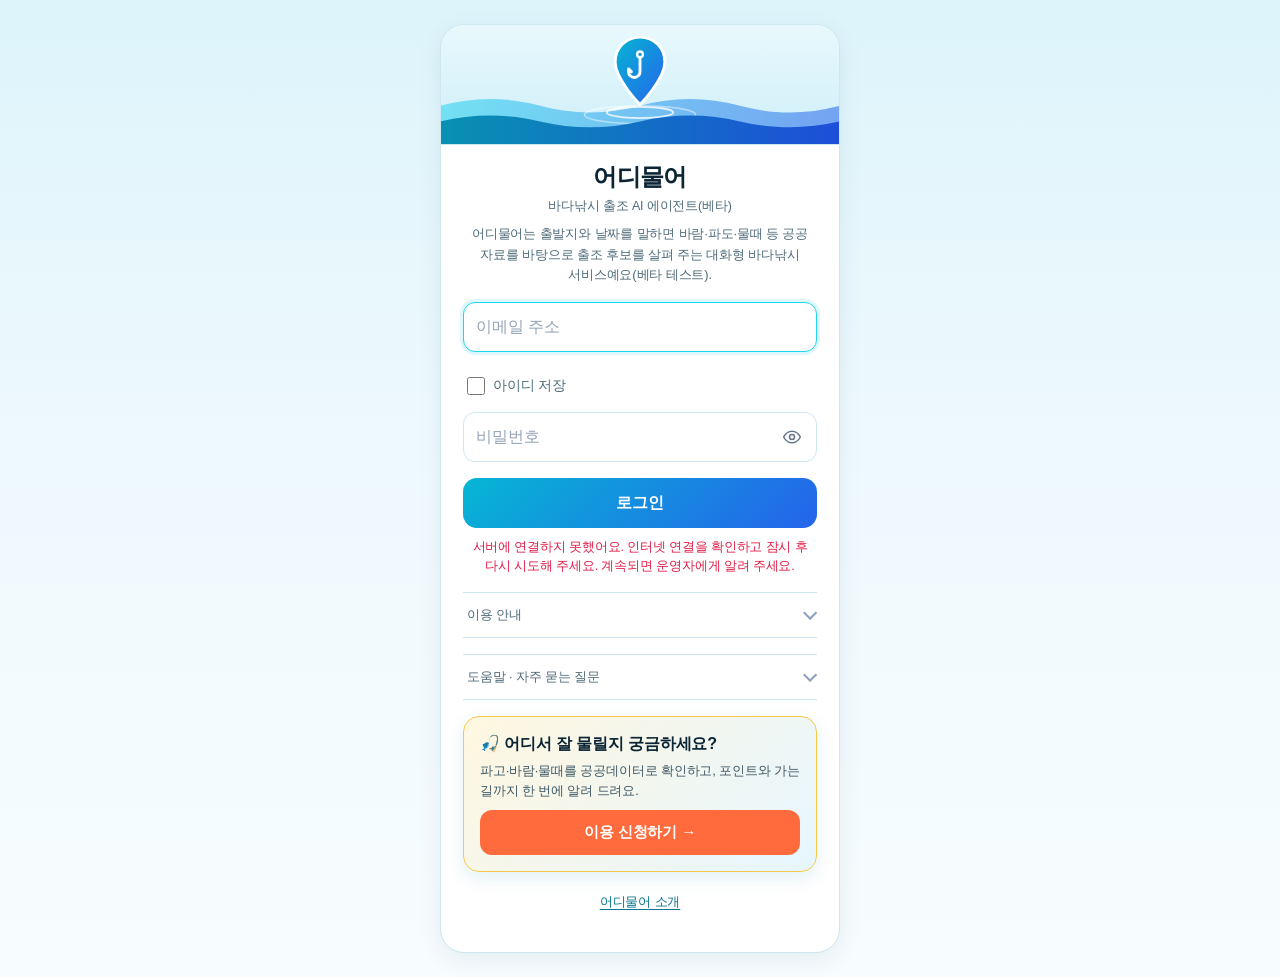
<file: index.html>
<!doctype html>
<html lang="ko">
<head>
  <!-- 방문 분석: Google Analytics 4 + 네이버 애널리틱스 -->
  <script async src="https://www.googletagmanager.com/gtag/js?id=G-EB83W2E053"></script>
  <script>window.dataLayer=window.dataLayer||[];function gtag(){dataLayer.push(arguments)}gtag('js',new Date());gtag('config','G-EB83W2E053');</script>
  <script src="https://wcs.pstatic.net/wcslog.js"></script>
  <script>if(!window.wcs_add)window.wcs_add={};wcs_add["wa"]="25708e2cd6190c0";if(window.wcs){wcs_do();}</script>
  <meta charset="utf-8">
  <meta name="viewport" content="width=device-width, initial-scale=1, viewport-fit=cover">
  <meta name="theme-color" content="#ddf4fb">
  <meta name="description" content="출발지와 날짜를 말하면 바람·파도·물때 등 공공 자료를 바탕으로 출조 후보를 살펴 주는 대화형 바다낚시 서비스예요(베타 테스트).">
  <link rel="canonical" href="https://jaegyunkim.github.io/frontend-go-fishing/">
  <meta property="og:type" content="website">
  <meta property="og:site_name" content="어디물어">
  <meta property="og:locale" content="ko_KR">
  <meta property="og:title" content="어디물어 — 바다낚시 출조 AI 에이전트(베타)">
  <meta property="og:description" content="출발지와 날짜를 말하면 바람·파도·물때 등 공공 자료를 바탕으로 출조 후보를 살펴 주는 대화형 바다낚시 서비스예요(베타 테스트).">
  <meta property="og:url" content="https://jaegyunkim.github.io/frontend-go-fishing/">
  <meta property="og:image" content="https://jaegyunkim.github.io/frontend-go-fishing/assets/og-image.png">
  <meta property="og:image:width" content="1200">
  <meta property="og:image:height" content="630">
  <meta property="og:image:alt" content="어디물어 앱 아이콘과 소개 문구">
  <meta name="twitter:card" content="summary_large_image">
  <meta name="twitter:title" content="어디물어 — 바다낚시 출조 AI 에이전트(베타)">
  <meta name="twitter:description" content="출발지와 날짜를 말하면 바람·파도·물때 등 공공 자료를 바탕으로 출조 후보를 살펴 주는 대화형 바다낚시 서비스예요(베타 테스트).">
  <meta name="twitter:image" content="https://jaegyunkim.github.io/frontend-go-fishing/assets/og-image.png">
  <title>어디물어 — 바다낚시 출조 AI 에이전트(베타)</title>
  <link rel="manifest" href="manifest.webmanifest">
  <link rel="icon" href="assets/icon.svg" type="image/svg+xml">
  <link rel="icon" href="assets/icon-192.png" type="image/png" sizes="192x192">
  <link rel="apple-touch-icon" href="assets/icon-192.png">
  <link rel="stylesheet" href="style.css?v=1.32.0">
  <noscript><style>#appView{display:none!important}#loginView[hidden]{display:flex!important}</style></noscript>
  <script type="application/ld+json">
{
  "@context": "https://schema.org",
  "@graph": [
    {
      "@type": "WebSite",
      "@id": "https://jaegyunkim.github.io/frontend-go-fishing/#website",
      "name": "어디물어",
      "url": "https://jaegyunkim.github.io/frontend-go-fishing/",
      "inLanguage": "ko"
    },
    {
      "@type": "WebApplication",
      "@id": "https://jaegyunkim.github.io/frontend-go-fishing/#app",
      "name": "어디물어",
      "alternateName": "어디물어 — 바다낚시 출조 AI 에이전트(베타)",
      "url": "https://jaegyunkim.github.io/frontend-go-fishing/",
      "description": "출발지와 날짜를 말하면 바람·파도·물때 등 공공 자료를 바탕으로 출조 후보를 살펴 주는 대화형 바다낚시 서비스예요(베타 테스트).",
      "inLanguage": "ko",
      "isPartOf": {
        "@id": "https://jaegyunkim.github.io/frontend-go-fishing/#website"
      }
    }
  ]
}
  </script>
</head>
<body>
  <!-- 로그인 화면 -->
  <section id="loginView" class="login-view" hidden>
    <div class="login-card">
      <div class="login-hero"><img src="assets/login-hero.svg" alt="" width="360" height="110"></div>
      <h1>어디물어</h1>
      <p class="sub">바다낚시 출조 AI 에이전트(베타)</p>
      <p class="login-intro">어디물어는 출발지와 날짜를 말하면 바람·파도·물때 등 공공 자료를 바탕으로 출조 후보를 살펴 주는 대화형 바다낚시 서비스예요(베타 테스트).</p>
      <noscript><p class="noscript-note">로그인과 대화에는 자바스크립트가 필요해요. 서비스 소개는 아래 링크에서 읽을 수 있어요.</p></noscript>
      <form id="loginForm" autocomplete="on">
        <div class="field"><label for="loginId" class="sr-only">이메일</label><span class="clearable"><input id="loginId" data-clearable name="username" inputmode="email" placeholder="이메일 주소" autocomplete="username" autocapitalize="none" spellcheck="false" required maxlength="254"><button type="button" class="clear-btn" aria-label="입력한 이메일 지우기" hidden><svg viewBox="0 0 20 20" width="18" height="18" aria-hidden="true"><circle cx="10" cy="10" r="9"/><path d="M7 7l6 6M13 7l-6 6"/></svg></button></span></div>
        <label class="remember-id"><input type="checkbox" id="rememberId"> 아이디 저장</label>
        <div class="field"><label for="loginPw" class="sr-only">비밀번호</label><span class="clearable has-eye"><input id="loginPw" data-clearable name="password" type="password" placeholder="비밀번호" autocomplete="current-password" required maxlength="128"><button type="button" class="clear-btn" aria-label="입력한 비밀번호 지우기" hidden><svg viewBox="0 0 20 20" width="18" height="18" aria-hidden="true"><circle cx="10" cy="10" r="9"/><path d="M7 7l6 6M13 7l-6 6"/></svg></button><button type="button" class="eye-btn" id="loginPwEye" aria-label="비밀번호 보기" aria-pressed="false"><svg class="eye-on" viewBox="0 0 24 24" width="20" height="20" fill="none" stroke="currentColor" stroke-width="1.8" stroke-linecap="round" stroke-linejoin="round" aria-hidden="true"><path d="M2 12s3.6-7 10-7 10 7 10 7-3.6 7-10 7S2 12 2 12z"/><circle cx="12" cy="12" r="3"/></svg><svg class="eye-off" viewBox="0 0 24 24" width="20" height="20" fill="none" stroke="currentColor" stroke-width="1.8" stroke-linecap="round" stroke-linejoin="round" aria-hidden="true"><path d="M3 3l18 18"/><path d="M10.6 5.1A10.9 10.9 0 0 1 12 5c6.4 0 10 7 10 7a17.6 17.6 0 0 1-3.2 4.1M6.6 6.6C3.9 8.3 2 12 2 12s3.6 7 10 7a10 10 0 0 0 5.4-1.6"/><path d="M9.9 9.9a3 3 0 0 0 4.2 4.2"/></svg></button></span></div>
        <button type="submit" id="loginBtn">로그인</button>
      </form>
      <p id="loginMsg" class="login-msg" role="alert"></p>
      <details class="login-notes-wrap"><summary>이용 안내</summary><ul class="login-notes">
        <li>로그인 1회당 <b id="sessionMinutesNote">10</b>분 이용 후 자동 로그아웃돼요(계정마다 다를 수 있어요).</li>
        <li>질문 수와 AI 사용량에 하루 한도가 있어요.</li>
        <li>대화 내용은 서비스 개선과 운영을 위해 30일간 보관되며, 출발지는 시·군·구·동(읍·면) 단위로만 저장해요.</li>
        <li>로그인 직후 위치 사용을 허용하시면, 로그인 기록 확인을 위해 대략적인 위치(약 100m 단위)를 30일간 보관해요. 허용하지 않아도 그대로 이용할 수 있어요.</li>
        <li>24시간 동안 <b id="dailySessionsNote">한 번</b> 로그인할 수 있어요(계정마다 다를 수 있어요). 횟수를 다 쓰면 가장 이른 로그인 시각부터 24시간 뒤 다시 이용할 수 있고, 로그아웃해도 횟수는 돌아오지 않아요.</li>
      </ul></details>
      <details class="login-notes-wrap help-wrap"><summary>도움말 · 자주 묻는 질문</summary><div class="help-body" data-help></div></details>
      <a class="signup-cta" href="register.html" aria-label="이용 신청하기">
        <span class="cta-title">🎣 어디서 잘 물릴지 궁금하세요?</span>
        <span class="cta-desc">파고·바람·물때를 공공데이터로 확인하고, 포인트와 가는 길까지 한 번에 알려 드려요.</span>
        <span class="cta-btn">이용 신청하기 <span aria-hidden="true">→</span></span>
      </a>
      <a class="about-link" href="about.html">어디물어 소개</a>
    </div>
  </section>

  <div class="app" id="appView">
    <header class="top">
      <div class="brand">
        <img src="assets/icon.svg" alt="" width="34" height="34">
        <div><div class="app-name">어디물어</div><p>바다낚시 출조 AI</p></div>
      </div>
      <div class="top-right">
        <span id="timer" class="timer" hidden title="남은 이용 시간">10:00</span>
        <button id="btnHistory" class="icon-btn has-tip" aria-label="내 대화 기록" data-tip="내 대화 기록"><svg viewBox="0 0 24 24" width="20" height="20" fill="none" stroke="currentColor" stroke-width="1.8" stroke-linecap="round" stroke-linejoin="round" aria-hidden="true"><path d="M3 12a9 9 0 1 0 3-6.7"/><path d="M3 4v4h4"/><path d="M12 7.5V12l3 2"/></svg></button>
        <button id="btnSettings" class="icon-btn" aria-label="설정"><svg viewBox="0 0 24 24" width="20" height="20" fill="none" stroke="currentColor" stroke-width="1.8" stroke-linecap="round" stroke-linejoin="round" aria-hidden="true"><circle cx="12" cy="12" r="3"/><path d="M19.4 15a1.7 1.7 0 0 0 .3 1.8l.1.1a2 2 0 1 1-2.8 2.8l-.1-.1a1.7 1.7 0 0 0-1.8-.3 1.7 1.7 0 0 0-1 1.5V21a2 2 0 1 1-4 0v-.1a1.7 1.7 0 0 0-1.1-1.5 1.7 1.7 0 0 0-1.8.3l-.1.1a2 2 0 1 1-2.8-2.8l.1-.1a1.7 1.7 0 0 0 .3-1.8 1.7 1.7 0 0 0-1.5-1H3a2 2 0 1 1 0-4h.1a1.7 1.7 0 0 0 1.5-1.1 1.7 1.7 0 0 0-.3-1.8l-.1-.1a2 2 0 1 1 2.8-2.8l.1.1a1.7 1.7 0 0 0 1.8.3H9a1.7 1.7 0 0 0 1-1.5V3a2 2 0 1 1 4 0v.1a1.7 1.7 0 0 0 1 1.5 1.7 1.7 0 0 0 1.8-.3l.1-.1a2 2 0 1 1 2.8 2.8l-.1.1a1.7 1.7 0 0 0-.3 1.8V9a1.7 1.7 0 0 0 1.5 1H21a2 2 0 1 1 0 4h-.1a1.7 1.7 0 0 0-1.5 1z"/></svg></button>
        <button id="btnLogout" class="icon-btn has-tip tip-end" aria-label="로그아웃" data-tip="로그아웃"><svg viewBox="0 0 24 24" width="20" height="20" fill="none" stroke="currentColor" stroke-width="1.8" stroke-linecap="round" stroke-linejoin="round" aria-hidden="true"><path d="M9 21H5a2 2 0 0 1-2-2V5a2 2 0 0 1 2-2h4"/><path d="M16 17l5-5-5-5"/><path d="M21 12H9"/></svg></button>
      </div>
    </header>
    <div id="aiLock" class="ai-lock" role="alert" hidden><h2>잠시 이용이 어려워요</h2><p id="aiLockMsg"></p><div class="ai-lock-actions"><a id="aiLockAdmin" class="ai-lock-btn primary" href="admin.html" hidden>관리자 페이지로 이동</a><button type="button" id="aiLockLogout" class="ai-lock-btn">로그아웃</button></div></div>
    <div id="status" class="status" role="status"></div>
    <nav id="originBar" class="origin-bar" aria-label="출발지 선택" hidden>
      <div id="originChips" class="origin-scroll" role="tablist"></div>
    </nav>
    <div id="todayTip" class="today-tip" role="status" aria-live="polite" hidden>
      <div class="today-tip-head"><span id="todayTipBadge" class="today-tip-badge">🎣 오늘의 추천</span><button type="button" id="todayTipClose" class="today-tip-x" aria-label="오늘의 추천 닫기">✕</button></div>
      <p id="todayTipText"></p>
      <div class="today-tip-actions"><button type="button" id="todayTipVoice" hidden>🔊 듣기</button><button type="button" id="todayTipMore">자세히</button><button type="button" id="todayTipNearby" hidden>주변 더 보기</button></div>
      <p id="todayTipSrc" class="today-tip-src"></p>
    </div>
    <div id="originTip" class="origin-tip" role="status" hidden>
      <p id="originTipText"></p>
      <div class="origin-tip-actions"><button type="button" id="originTipAdd" class="primary">출발지 등록하기</button><button type="button" id="originTipClose">나중에</button></div>
    </div>
    <div id="chips" class="chips" aria-label="현재 조건"></div>
    <div id="toast" class="toast" role="alert" hidden></div>

    <main>
      <section id="tab-chat" class="tab active" aria-label="대화">
        <div id="chat" class="chat" aria-live="polite"></div>
      </section>
      <section id="tab-brief" class="tab" aria-label="브리핑"><div id="brief" class="brief"><p class="empty">포인트를 고르면 상세 브리핑이 여기에 표시돼요.</p><div class="actions brief-go"><div class="tap-hint">👇 먼저 포인트를 골라 주세요</div><button type="button" class="act" data-go="points"><span class="act-ico" aria-hidden="true">📍</span><span class="act-label">포인트 고르러 가기</span><span class="act-go" aria-hidden="true">›</span></button></div></div></section>
      <section id="tab-points" class="tab" aria-label="포인트"><div id="points" class="points"></div></section>
      <section id="tab-history" class="tab" aria-label="내 대화 기록">
        <div class="hist-head"><button type="button" id="historyBack" class="hist-back" aria-label="대화로 돌아가기">← 대화로</button><h2>내 대화 기록</h2></div>
        <p class="hist-hint">최근 30일 동안 나눈 대화를 로그인한 때별로 모아 보여 드려요. 질문 옆 <b>다시 묻기</b>를 누르면 오늘 기준으로 다시 알려 드려요.</p>
        <div id="history" class="history"></div>
      </section>
      <section id="tab-opinion" class="tab" aria-label="의견 보내기">
        <form id="opinionForm" class="opinion-page" autocomplete="off">
          <div class="op-hero"><svg viewBox="0 0 48 48" width="44" height="44" aria-hidden="true"><defs><linearGradient id="opg" x1="0" y1="0" x2="1" y2="1"><stop offset="0" stop-color="#06b6d4"/><stop offset="1" stop-color="#2563eb"/></linearGradient></defs><path d="M8 10h32a4 4 0 0 1 4 4v16a4 4 0 0 1-4 4H22l-9 7v-7H8a4 4 0 0 1-4-4V14a4 4 0 0 1 4-4z" fill="url(#opg)"/><path d="M24 15.5l2.6 5.3 5.8.8-4.2 4.1 1 5.8-5.2-2.7-5.2 2.7 1-5.8-4.2-4.1 5.8-.8z" fill="#fff"/></svg>
            <div><h2 id="opinionTitle">의견 보내기</h2><p>어디물어를 써 보시니 어떠셨나요? 좋았던 점, 불편했던 점, 바라는 점을 편하게 남겨 주세요. 더 좋은 출조 길잡이가 되도록 꼼꼼히 읽고 반영할게요.</p></div></div>
          <div class="op-stars" role="radiogroup" aria-label="만족도(선택)">
        <span class="op-stars-label">만족도 <small>(선택)</small></span>
        <div class="op-star-row"><button type="button" class="op-star" data-v="1" role="radio" aria-checked="false" aria-label="1점">★</button><button type="button" class="op-star" data-v="2" role="radio" aria-checked="false" aria-label="2점">★</button><button type="button" class="op-star" data-v="3" role="radio" aria-checked="false" aria-label="3점">★</button><button type="button" class="op-star" data-v="4" role="radio" aria-checked="false" aria-label="4점">★</button><button type="button" class="op-star" data-v="5" role="radio" aria-checked="false" aria-label="5점">★</button></div>
      </div>
          <label for="opinionText">의견</label>
          <textarea id="opinionText" maxlength="500" rows="6" placeholder="예) 출발지 주변 추천이 유용했어요. 물때 정보도 함께 보여 주면 좋겠어요."></textarea>
          <div class="op-meta"><span id="opinionCount">0/500</span><span>비밀번호·집 주소 같은 개인정보는 적지 말아 주세요</span></div>
          <p id="opinionMsg" class="login-msg" role="alert"></p>
          <button type="submit" id="opinionSend" class="op-send">의견 보내기</button>
          <p class="op-foot">보내 주신 의견은 운영자만 볼 수 있고, 서비스 개선에만 사용해요. 하루 5번까지 보낼 수 있어요.</p>
        </form>
      </section>
    </main>

    <form id="composer" class="composer" autocomplete="off">
      <span class="clearable composer-field"><input id="msg" name="msg" data-clearable placeholder="예) 내일 부산 포인트 추천해줘" aria-label="메시지" maxlength="500"><button type="button" class="clear-btn" aria-label="입력한 내용 모두 지우기" hidden><svg viewBox="0 0 20 20" width="18" height="18" aria-hidden="true"><circle cx="10" cy="10" r="9"/><path d="M7 7l6 6M13 7l-6 6"/></svg></button></span>
      <button type="submit" aria-label="보내기"><svg viewBox="0 0 24 24" width="22" height="22" fill="none" stroke="currentColor" stroke-width="2.4" stroke-linecap="round" stroke-linejoin="round" aria-hidden="true"><path d="M12 19V5M5 12l7-7 7 7"/></svg></button>
    </form>
    <nav class="tabs">
      <button data-tab="chat" class="active"><svg viewBox="0 0 24 24" width="22" height="22" fill="none" stroke="currentColor" stroke-width="1.8" stroke-linecap="round" stroke-linejoin="round" aria-hidden="true"><path d="M21 12a8 8 0 0 1-11.6 7.1L4 20.5l1.4-4.9A8 8 0 1 1 21 12z"/></svg><span>대화</span></button>
      <button data-tab="brief"><svg viewBox="0 0 24 24" width="22" height="22" fill="none" stroke="currentColor" stroke-width="1.8" stroke-linecap="round" stroke-linejoin="round" aria-hidden="true"><circle cx="12" cy="12" r="9"/><path d="M15.5 8.5l-2 5-5 2 2-5z"/></svg><span>브리핑</span></button>
      <button data-tab="points"><svg viewBox="0 0 24 24" width="22" height="22" fill="none" stroke="currentColor" stroke-width="1.8" stroke-linecap="round" stroke-linejoin="round" aria-hidden="true"><path d="M12 21c-4.5-4.8-7-8.6-7-12a7 7 0 0 1 14 0c0 3.4-2.5 7.2-7 12z"/><circle cx="12" cy="9" r="2.5"/></svg><span>포인트</span></button>
      <button data-tab="opinion" id="btnOpinion"><svg viewBox="0 0 24 24" width="22" height="22" fill="none" stroke="currentColor" stroke-width="1.8" stroke-linecap="round" stroke-linejoin="round" aria-hidden="true"><path d="M4 5h16a1 1 0 0 1 1 1v10a1 1 0 0 1-1 1h-8l-5 4v-4H4a1 1 0 0 1-1-1V6a1 1 0 0 1 1-1z"/><path d="M12 7.8l1.2 2.4 2.6.4-1.9 1.8.5 2.6-2.4-1.2-2.4 1.2.5-2.6-1.9-1.8 2.6-.4z"/></svg><span>의견</span></button>
    </nav>
  </div>

  <dialog id="activeSessionDialog" class="registration-dialog" aria-labelledby="activeSessionTitle" aria-describedby="activeSessionMsg">
    <form method="dialog">
      <h2 id="activeSessionTitle">다른 기기에서 이용 중이에요</h2>
      <p id="activeSessionMsg" style="white-space:pre-line"></p>
      <button type="submit" autofocus>확인</button>
    </form>
  </dialog>
  <dialog id="logoutDialog" class="registration-dialog" aria-labelledby="logoutTitle" aria-describedby="logoutMsg">
    <form method="dialog">
      <h2 id="logoutTitle">로그아웃할까요?</h2>
      <p id="logoutMsg" style="white-space:pre-line"></p>
      <div class="dlg-actions"><button type="submit" value="cancel" class="dlg-cancel">취소</button><button type="submit" value="ok" autofocus>확인</button></div>
    </form>
  </dialog>
  <dialog id="sessionEndDialog" class="registration-dialog" aria-labelledby="sessionEndTitle" aria-describedby="sessionEndMsg">
    <form method="dialog">
      <h2 id="sessionEndTitle">오늘 이용 시간이 끝났어요</h2>
      <p id="sessionEndMsg" style="white-space:pre-line"></p>
      <button type="submit" autofocus>확인</button>
    </form>
  </dialog>
  <dialog id="originDialog" class="origin-dialog" aria-labelledby="originDialogTitle">
    <div class="settings-header"><h2 id="originDialogTitle">내 출발지 <span id="originCount" class="origin-count"></span></h2><button type="button" id="originDialogClose" class="ghost" aria-label="출발지 관리 닫기">닫기</button></div>
    <p class="hint">자주 출발하는 곳을 최대 5곳까지 등록할 수 있어요. 도로명·지번 주소를 넣으셔도 정확한 주소는 저장하지 않고 시·군·구·동(읍·면) 단위로만 저장해요.</p>
    <form id="originForm" class="origin-form" autocomplete="off">
      <label for="originInput">주소</label>
      <div class="origin-form-row"><input id="originInput" maxlength="80" placeholder="동네·도로명 키워드 입력" enterkeyhint="search" autocapitalize="none"><button type="submit" id="postcodeOpen" class="postcode-open" disabled>🔍 주소 찾기</button></div>
      <p class="origin-steps">① 키워드 입력 → ② 주소 찾기에서 선택 → ③ 추가</p>
      <div id="postcodeWrap" class="postcode-wrap" hidden><div class="postcode-head"><span>주소 검색</span><button type="button" id="postcodeClose" aria-label="주소 검색 닫기">닫기</button></div><div id="postcodeBox" class="postcode-box"></div></div>
      <div id="originPicked" class="origin-picked" hidden><span>선택한 주소</span><b id="originPickedText"></b></div>
      <button type="button" id="originAddBtn" class="origin-add" disabled>추가</button>
      <p id="originFormMsg" class="origin-form-msg" role="alert"></p>
    </form>
    <ul id="originList" class="origin-list"></ul>
  </dialog>
  <dialog id="settings">
    <form method="dialog" class="settings">
      <div class="settings-header"><h2>계정 설정</h2><button value="cancel" class="ghost" aria-label="계정 설정 닫기">닫기</button></div>
      <a id="serverSettingsLink" class="link-btn" href="server-settings.html" hidden>서버 연결 설정</a>
      <div id="accountBox" class="account" hidden>
        <div class="acct-head"><h2>내 계정</h2><a id="adminLink" class="btn ghost small" href="admin.html" hidden>관리자 화면</a></div>
        <p id="accountInfo"></p>
        <p id="usageInfo" class="hint"></p>
        <div class="row acct-actions"><button type="button" id="btnHistory2" class="ghost">내 대화 기록 보기</button><button type="button" id="btnPw" class="ghost">비밀번호 변경</button></div>
      </div>
      <button type="button" id="resetSession" class="ghost small">새 대화 시작(세션 초기화)</button>
      <details class="login-notes-wrap help-wrap settings-help"><summary>도움말 · 안전 안내</summary><div class="help-body"><div data-safety></div><div data-help></div></div></details>
    </form>
  </dialog>
  <dialog id="pwDialog">
    <form id="pwForm" class="settings">
      <h2>비밀번호 변경</h2>
      <p id="pwReason" class="hint">처음 로그인했거나 관리자가 비밀번호를 초기화했어요. 새 비밀번호를 정해 주세요.</p>
      <label>현재(임시) 비밀번호<input id="pwCur" type="password" autocomplete="current-password" required></label>
      <label>새 비밀번호(10자 이상, 영문+숫자)<input id="pwNew" type="password" autocomplete="new-password" required minlength="10"></label>
      <label>새 비밀번호 확인<input id="pwNew2" type="password" autocomplete="new-password" required minlength="10"></label>
      <p id="pwMsg" class="login-msg" role="alert"></p>
      <div class="row"><button type="submit">변경</button><button type="button" id="pwCancel" class="ghost">취소</button></div>
    </form>
  </dialog>
  <script src="config.js?v=1.32.0"></script><script src="telemetry.js?v=1.32.0"></script>
  <script src="app.js?v=1.32.0" type="module"></script><script src="visit.js?v=1.32.0" type="module"></script>
</body>
</html>
</file>
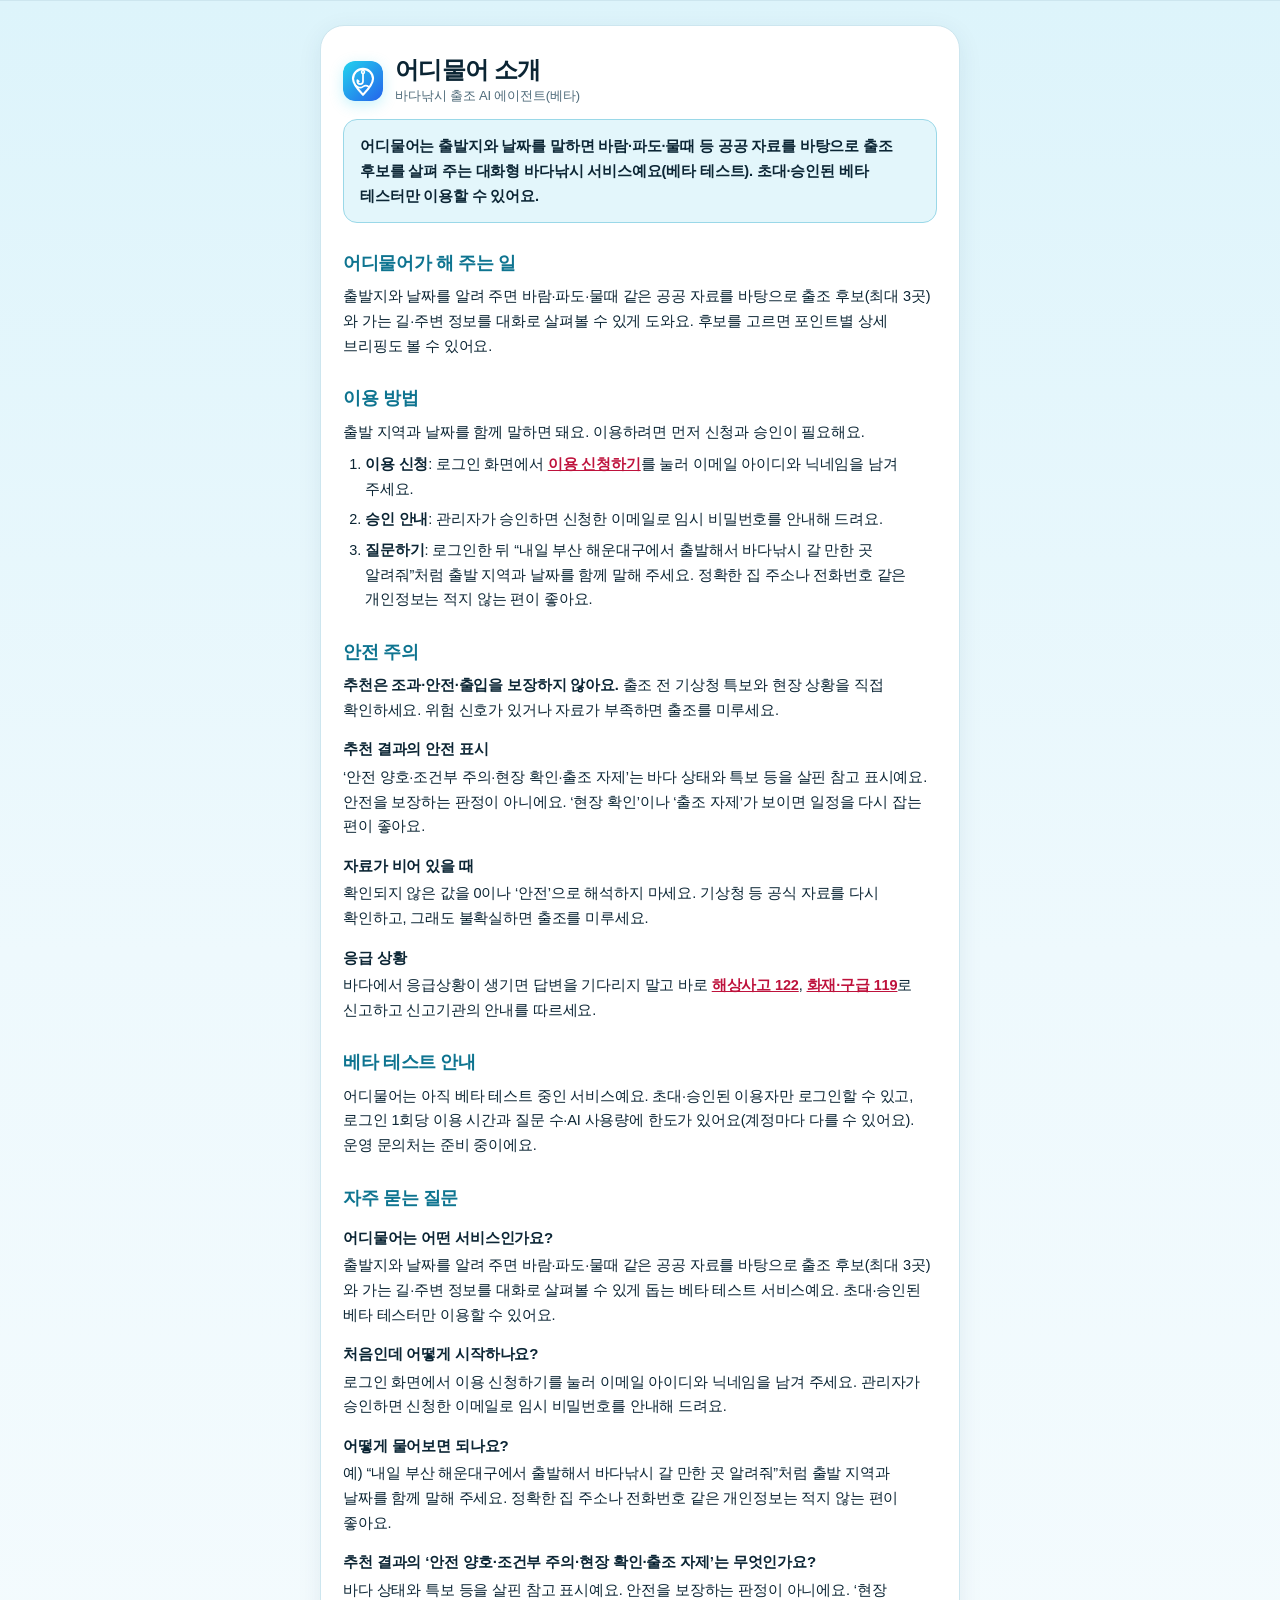
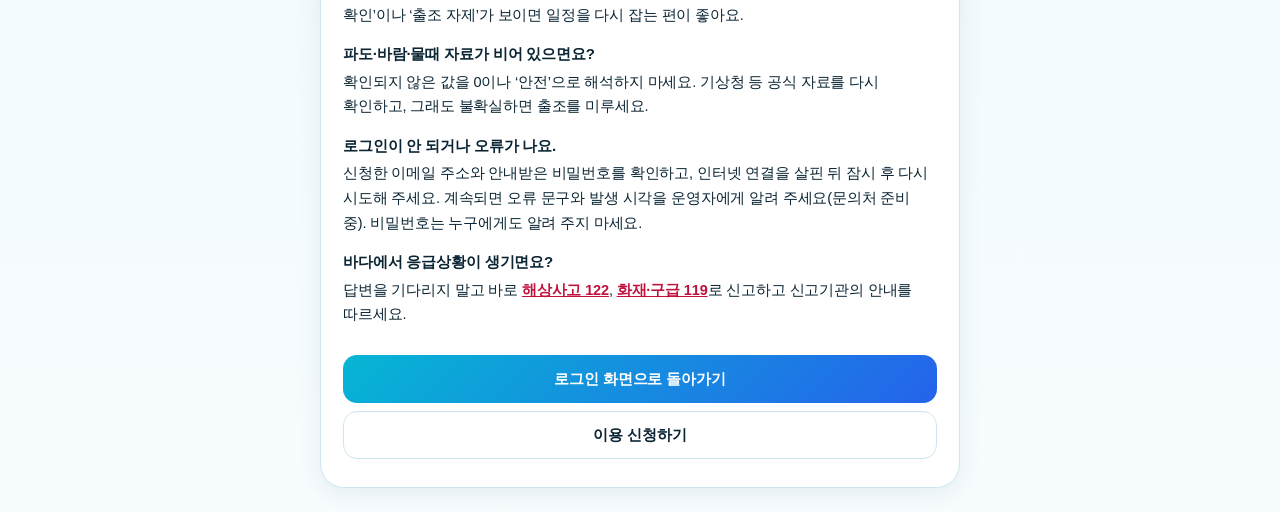
<file: about.html>
<!doctype html>
<html lang="ko">
<head>
  <!-- 방문 분석: Google Analytics 4 + 네이버 애널리틱스 -->
  <script async src="https://www.googletagmanager.com/gtag/js?id=G-EB83W2E053"></script>
  <script>window.dataLayer=window.dataLayer||[];function gtag(){dataLayer.push(arguments)}gtag('js',new Date());gtag('config','G-EB83W2E053');</script>
  <script src="https://wcs.pstatic.net/wcslog.js"></script>
  <script>if(!window.wcs_add)window.wcs_add={};wcs_add["wa"]="25708e2cd6190c0";if(window.wcs){wcs_do();}</script>
  <meta charset="utf-8">
  <meta name="viewport" content="width=device-width, initial-scale=1, viewport-fit=cover">
  <meta name="theme-color" content="#ddf4fb">
  <meta name="description" content="어디물어 사용법과 안전 주의, 베타 테스트 안내, 자주 묻는 질문을 정리했어요. 출조 추천은 안전을 보장하지 않아요.">
  <link rel="canonical" href="https://jaegyunkim.github.io/frontend-go-fishing/about.html">
  <meta property="og:type" content="website">
  <meta property="og:site_name" content="어디물어">
  <meta property="og:locale" content="ko_KR">
  <meta property="og:title" content="어디물어 소개·사용법·FAQ — 바다낚시 출조 AI 에이전트(베타)">
  <meta property="og:description" content="어디물어 사용법과 안전 주의, 베타 테스트 안내, 자주 묻는 질문을 정리했어요. 출조 추천은 안전을 보장하지 않아요.">
  <meta property="og:url" content="https://jaegyunkim.github.io/frontend-go-fishing/about.html">
  <meta property="og:image" content="https://jaegyunkim.github.io/frontend-go-fishing/assets/og-image.png">
  <meta property="og:image:width" content="1200">
  <meta property="og:image:height" content="630">
  <meta property="og:image:alt" content="어디물어 앱 아이콘과 소개 문구">
  <meta name="twitter:card" content="summary_large_image">
  <meta name="twitter:title" content="어디물어 소개·사용법·FAQ — 바다낚시 출조 AI 에이전트(베타)">
  <meta name="twitter:description" content="어디물어 사용법과 안전 주의, 베타 테스트 안내, 자주 묻는 질문을 정리했어요. 출조 추천은 안전을 보장하지 않아요.">
  <meta name="twitter:image" content="https://jaegyunkim.github.io/frontend-go-fishing/assets/og-image.png">
  <title>어디물어 소개·사용법·FAQ — 바다낚시 출조 AI 에이전트(베타)</title>
  <link rel="manifest" href="manifest.webmanifest">
  <link rel="icon" href="assets/icon.svg" type="image/svg+xml">
  <link rel="icon" href="assets/icon-192.png" type="image/png" sizes="192x192">
  <link rel="apple-touch-icon" href="assets/icon-192.png">
  <link rel="stylesheet" href="style.css?v=1.32.0">
  <script type="application/ld+json">
{
  "@context": "https://schema.org",
  "@type": "FAQPage",
  "url": "https://jaegyunkim.github.io/frontend-go-fishing/about.html",
  "inLanguage": "ko",
  "mainEntity": [
    {
      "@type": "Question",
      "name": "어디물어는 어떤 서비스인가요?",
      "acceptedAnswer": {
        "@type": "Answer",
        "text": "출발지와 날짜를 알려 주면 바람·파도·물때 같은 공공 자료를 바탕으로 출조 후보(최대 3곳)와 가는 길·주변 정보를 대화로 살펴볼 수 있게 돕는 베타 테스트 서비스예요. 초대·승인된 베타 테스터만 이용할 수 있어요."
      }
    },
    {
      "@type": "Question",
      "name": "처음인데 어떻게 시작하나요?",
      "acceptedAnswer": {
        "@type": "Answer",
        "text": "로그인 화면에서 이용 신청하기를 눌러 이메일 아이디와 닉네임을 남겨 주세요. 관리자가 승인하면 신청한 이메일로 임시 비밀번호를 안내해 드려요."
      }
    },
    {
      "@type": "Question",
      "name": "어떻게 물어보면 되나요?",
      "acceptedAnswer": {
        "@type": "Answer",
        "text": "예) “내일 부산 해운대구에서 출발해서 바다낚시 갈 만한 곳 알려줘”처럼 출발 지역과 날짜를 함께 말해 주세요. 정확한 집 주소나 전화번호 같은 개인정보는 적지 않는 편이 좋아요."
      }
    },
    {
      "@type": "Question",
      "name": "추천 결과의 ‘안전 양호·조건부 주의·현장 확인·출조 자제’는 무엇인가요?",
      "acceptedAnswer": {
        "@type": "Answer",
        "text": "바다 상태와 특보 등을 살핀 참고 표시예요. 안전을 보장하는 판정이 아니에요. ‘현장 확인’이나 ‘출조 자제’가 보이면 일정을 다시 잡는 편이 좋아요."
      }
    },
    {
      "@type": "Question",
      "name": "파도·바람·물때 자료가 비어 있으면요?",
      "acceptedAnswer": {
        "@type": "Answer",
        "text": "확인되지 않은 값을 0이나 ‘안전’으로 해석하지 마세요. 기상청 등 공식 자료를 다시 확인하고, 그래도 불확실하면 출조를 미루세요."
      }
    },
    {
      "@type": "Question",
      "name": "로그인이 안 되거나 오류가 나요.",
      "acceptedAnswer": {
        "@type": "Answer",
        "text": "신청한 이메일 주소와 안내받은 비밀번호를 확인하고, 인터넷 연결을 살핀 뒤 잠시 후 다시 시도해 주세요. 계속되면 오류 문구와 발생 시각을 운영자에게 알려 주세요(문의처 준비 중). 비밀번호는 누구에게도 알려 주지 마세요."
      }
    },
    {
      "@type": "Question",
      "name": "바다에서 응급상황이 생기면요?",
      "acceptedAnswer": {
        "@type": "Answer",
        "text": "답변을 기다리지 말고 바로 해상사고 122, 화재·구급 119로 신고하고 신고기관의 안내를 따르세요."
      }
    }
  ]
}
  </script>
</head>
<body>
  <main class="about-view">
    <article class="about-card">
      <header class="about-head">
        <img src="assets/icon.svg" alt="" width="40" height="40">
        <div>
          <h1>어디물어 소개</h1>
          <p class="about-sub">바다낚시 출조 AI 에이전트(베타)</p>
        </div>
      </header>
      <p class="about-lead">어디물어는 출발지와 날짜를 말하면 바람·파도·물때 등 공공 자료를 바탕으로 출조 후보를 살펴 주는 대화형 바다낚시 서비스예요(베타 테스트). 초대·승인된 베타 테스터만 이용할 수 있어요.</p>

      <section aria-labelledby="what">
        <h2 id="what">어디물어가 해 주는 일</h2>
        <p>출발지와 날짜를 알려 주면 바람·파도·물때 같은 공공 자료를 바탕으로 출조 후보(최대 3곳)와 가는 길·주변 정보를 대화로 살펴볼 수 있게 도와요. 후보를 고르면 포인트별 상세 브리핑도 볼 수 있어요.</p>
      </section>

      <section aria-labelledby="how">
        <h2 id="how">이용 방법</h2>
        <p>출발 지역과 날짜를 함께 말하면 돼요. 이용하려면 먼저 신청과 승인이 필요해요.</p>
        <ol>
          <li><b>이용 신청</b>: 로그인 화면에서 <a href="register.html">이용 신청하기</a>를 눌러 이메일 아이디와 닉네임을 남겨 주세요.</li>
          <li><b>승인 안내</b>: 관리자가 승인하면 신청한 이메일로 임시 비밀번호를 안내해 드려요.</li>
          <li><b>질문하기</b>: 로그인한 뒤 “내일 부산 해운대구에서 출발해서 바다낚시 갈 만한 곳 알려줘”처럼 출발 지역과 날짜를 함께 말해 주세요. 정확한 집 주소나 전화번호 같은 개인정보는 적지 않는 편이 좋아요.</li>
        </ol>
      </section>

      <section aria-labelledby="safety">
        <h2 id="safety">안전 주의</h2>
        <p><b>추천은 조과·안전·출입을 보장하지 않아요.</b> 출조 전 기상청 특보와 현장 상황을 직접 확인하세요. 위험 신호가 있거나 자료가 부족하면 출조를 미루세요.</p>
        <h3>추천 결과의 안전 표시</h3>
        <p>‘안전 양호·조건부 주의·현장 확인·출조 자제’는 바다 상태와 특보 등을 살핀 참고 표시예요. 안전을 보장하는 판정이 아니에요. ‘현장 확인’이나 ‘출조 자제’가 보이면 일정을 다시 잡는 편이 좋아요.</p>
        <h3>자료가 비어 있을 때</h3>
        <p>확인되지 않은 값을 0이나 ‘안전’으로 해석하지 마세요. 기상청 등 공식 자료를 다시 확인하고, 그래도 불확실하면 출조를 미루세요.</p>
        <h3>응급 상황</h3>
        <p>바다에서 응급상황이 생기면 답변을 기다리지 말고 바로 <a href="tel:122">해상사고 122</a>, <a href="tel:119">화재·구급 119</a>로 신고하고 신고기관의 안내를 따르세요.</p>
      </section>

      <section aria-labelledby="beta">
        <h2 id="beta">베타 테스트 안내</h2>
        <p>어디물어는 아직 베타 테스트 중인 서비스예요. 초대·승인된 이용자만 로그인할 수 있고, 로그인 1회당 이용 시간과 질문 수·AI 사용량에 한도가 있어요(계정마다 다를 수 있어요). 운영 문의처는 준비 중이에요.</p>
      </section>

      <section aria-labelledby="faq">
        <h2 id="faq">자주 묻는 질문</h2>
        <div class="about-faq">
          <h3>어디물어는 어떤 서비스인가요?</h3>
          <p>출발지와 날짜를 알려 주면 바람·파도·물때 같은 공공 자료를 바탕으로 출조 후보(최대 3곳)와 가는 길·주변 정보를 대화로 살펴볼 수 있게 돕는 베타 테스트 서비스예요. 초대·승인된 베타 테스터만 이용할 수 있어요.</p>
          <h3>처음인데 어떻게 시작하나요?</h3>
          <p>로그인 화면에서 이용 신청하기를 눌러 이메일 아이디와 닉네임을 남겨 주세요. 관리자가 승인하면 신청한 이메일로 임시 비밀번호를 안내해 드려요.</p>
          <h3>어떻게 물어보면 되나요?</h3>
          <p>예) “내일 부산 해운대구에서 출발해서 바다낚시 갈 만한 곳 알려줘”처럼 출발 지역과 날짜를 함께 말해 주세요. 정확한 집 주소나 전화번호 같은 개인정보는 적지 않는 편이 좋아요.</p>
          <h3>추천 결과의 ‘안전 양호·조건부 주의·현장 확인·출조 자제’는 무엇인가요?</h3>
          <p>바다 상태와 특보 등을 살핀 참고 표시예요. 안전을 보장하는 판정이 아니에요. ‘현장 확인’이나 ‘출조 자제’가 보이면 일정을 다시 잡는 편이 좋아요.</p>
          <h3>파도·바람·물때 자료가 비어 있으면요?</h3>
          <p>확인되지 않은 값을 0이나 ‘안전’으로 해석하지 마세요. 기상청 등 공식 자료를 다시 확인하고, 그래도 불확실하면 출조를 미루세요.</p>
          <h3>로그인이 안 되거나 오류가 나요.</h3>
          <p>신청한 이메일 주소와 안내받은 비밀번호를 확인하고, 인터넷 연결을 살핀 뒤 잠시 후 다시 시도해 주세요. 계속되면 오류 문구와 발생 시각을 운영자에게 알려 주세요(문의처 준비 중). 비밀번호는 누구에게도 알려 주지 마세요.</p>
          <h3>바다에서 응급상황이 생기면요?</h3>
          <p>답변을 기다리지 말고 바로 <a href="tel:122">해상사고 122</a>, <a href="tel:119">화재·구급 119</a>로 신고하고 신고기관의 안내를 따르세요.</p>
        </div>
      </section>

      <nav class="about-nav" aria-label="바로가기">
        <a class="about-primary" href="./">로그인 화면으로 돌아가기</a>
        <a href="register.html">이용 신청하기</a>
      </nav>
    </article>
  </main>
</body>
</html>
</file>
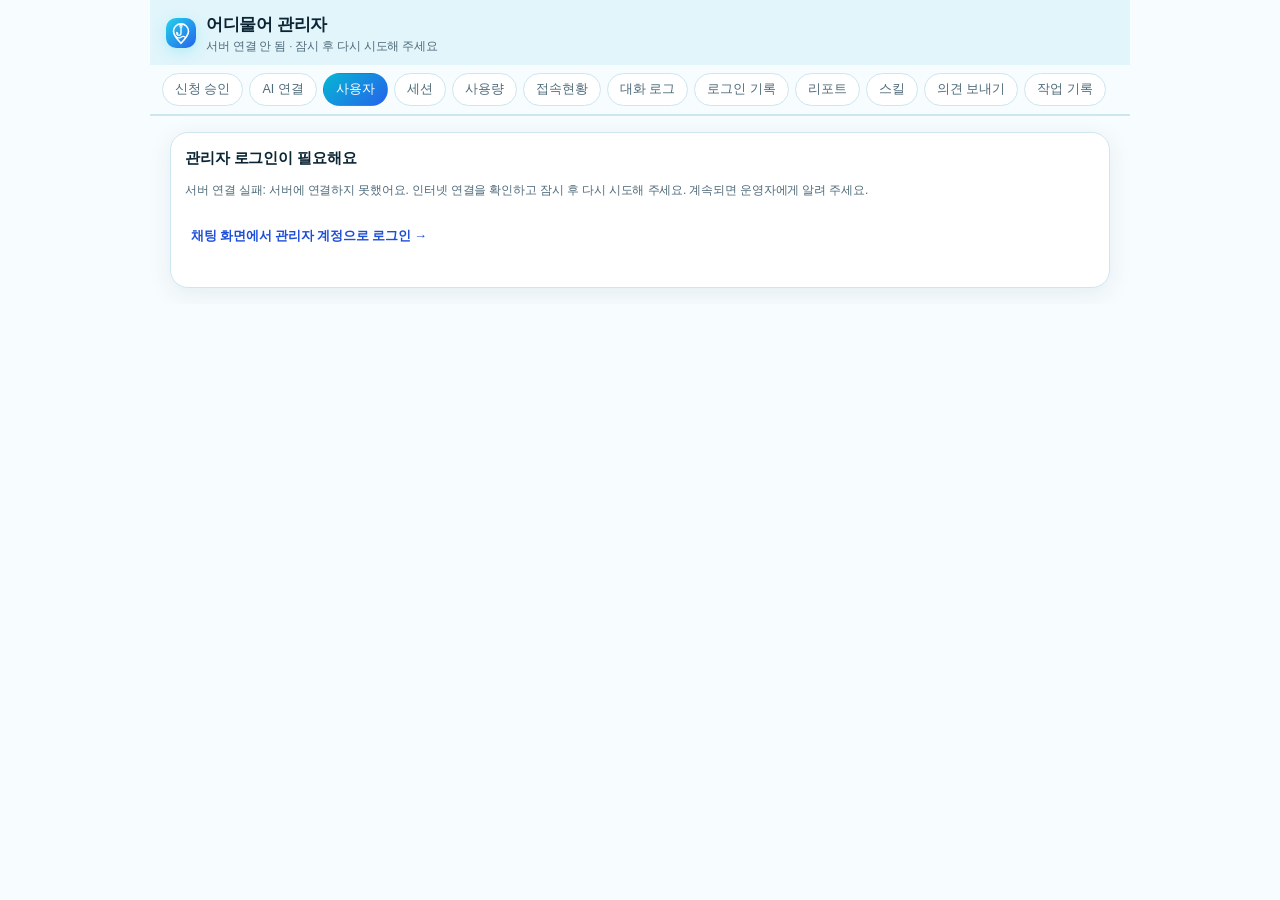
<file: admin.html>
<!doctype html>
<html lang="ko">
<head>
  <meta charset="utf-8">
  <meta name="viewport" content="width=device-width, initial-scale=1, viewport-fit=cover">
  <meta name="theme-color" content="#ddf4fb">
  <meta name="robots" content="noindex,nofollow">
  <title>어디물어 · 관리자</title>
  <link rel="icon" href="assets/icon.svg" type="image/svg+xml">
  <link rel="stylesheet" href="style.css?v=1.32.0">
  <link rel="stylesheet" href="admin.css?v=1.32.0">
</head>
<body>
  <div class="admin">
    <header class="top">
      <div class="brand"><img src="assets/icon.svg" alt="" width="30" height="30"><div><h1>어디물어 관리자</h1><p id="who">확인 중…</p></div></div>
      <div class="top-right"><span id="timer" class="timer" hidden>10:00</span><a id="userPageLink" class="link-btn" href="./" hidden>일반 페이지로</a></div>
    </header>
    <div class="atabs-wrap" id="atabsWrap">
    <button type="button" class="atabs-arrow prev" tabindex="-1" aria-hidden="true">‹</button>
    <nav class="atabs" id="atabs" aria-label="관리자 메뉴">
      <button data-v="requests">신청 승인</button><button data-v="model">AI 연결</button><button data-v="users" class="active">사용자</button><button data-v="sessions">세션</button><button data-v="usage">사용량</button><button data-v="visits">접속현황</button>
      <button data-v="chats">대화 로그</button><button data-v="logins">로그인 기록</button><button data-v="reports">리포트</button><button data-v="skills">스킬</button><button data-v="opinions">의견 보내기</button><button data-v="actions">작업 기록</button>
    </nav>
    <button type="button" class="atabs-arrow next" tabindex="-1" aria-hidden="true">›</button>
    </div>
    <div id="msg" class="toast" hidden></div>
    <main id="view" class="aview"><p class="sub">불러오는 중…</p></main>
  </div>
  <dialog id="dlg"><form method="dialog" class="settings" id="dlgForm"></form></dialog>
  <script src="config.js?v=1.32.0"></script><script src="telemetry.js?v=1.32.0"></script>
  <script src="admin.js?v=1.32.0" type="module"></script>
</body>
</html>
</file>
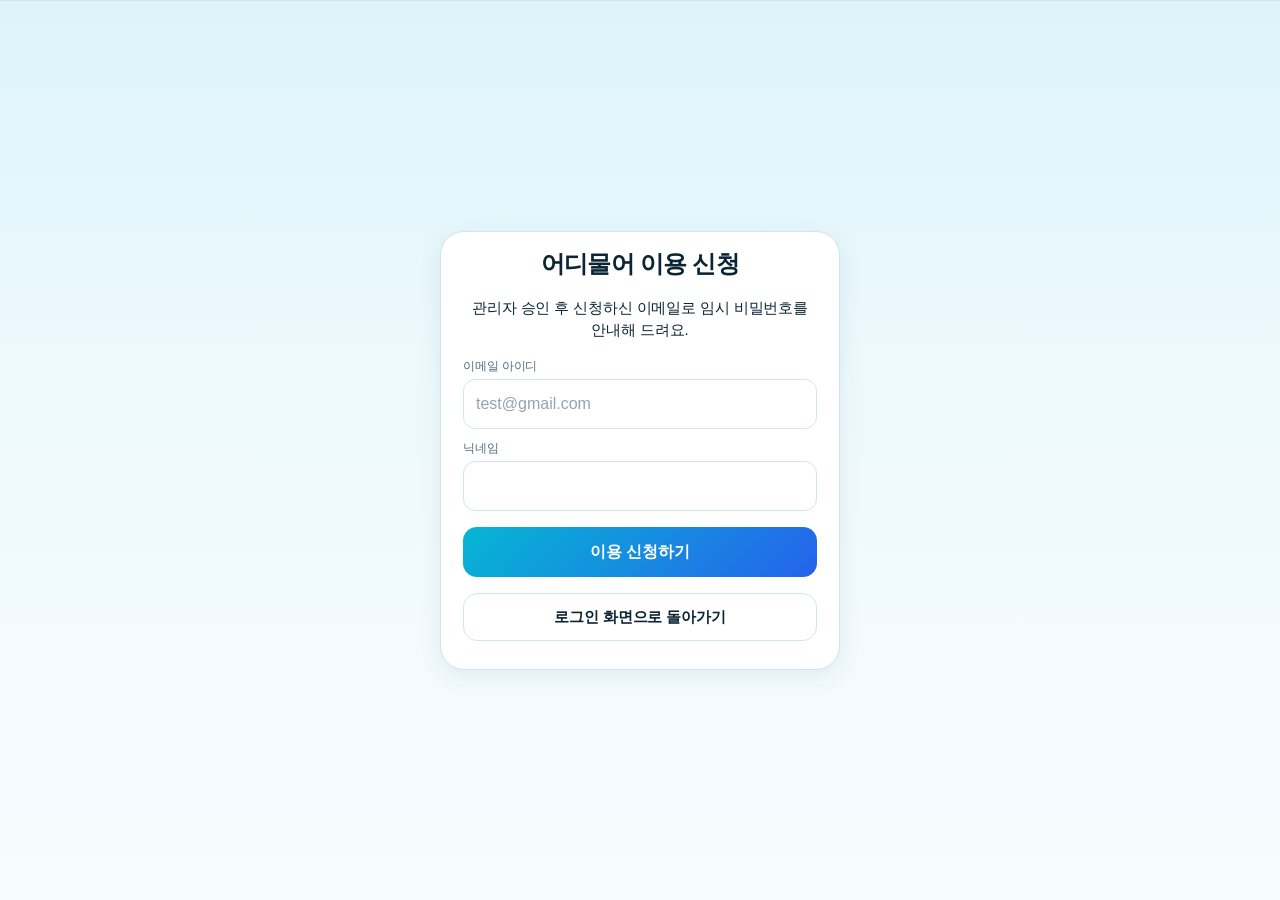
<file: register.html>
<!doctype html><html lang="ko"><head><meta charset="utf-8"><meta name="viewport" content="width=device-width,initial-scale=1">
  <!-- 방문 분석: Google Analytics 4 + 네이버 애널리틱스 -->
  <script async src="https://www.googletagmanager.com/gtag/js?id=G-EB83W2E053"></script>
  <script>window.dataLayer=window.dataLayer||[];function gtag(){dataLayer.push(arguments)}gtag('js',new Date());gtag('config','G-EB83W2E053');</script>
  <script src="https://wcs.pstatic.net/wcslog.js"></script>
  <script>if(!window.wcs_add)window.wcs_add={};wcs_add["wa"]="25708e2cd6190c0";if(window.wcs){wcs_do();}</script>
  <meta name="theme-color" content="#ddf4fb">
  <meta name="description" content="어디물어 베타 테스트 이용 신청. 관리자 승인 후 신청한 이메일로 임시 비밀번호를 안내해 드려요.">
  <link rel="canonical" href="https://jaegyunkim.github.io/frontend-go-fishing/register.html">
  <meta property="og:type" content="website">
  <meta property="og:site_name" content="어디물어">
  <meta property="og:locale" content="ko_KR">
  <meta property="og:title" content="이용 신청 — 어디물어 바다낚시 출조 AI 에이전트(베타)">
  <meta property="og:description" content="어디물어 베타 테스트 이용 신청. 관리자 승인 후 신청한 이메일로 임시 비밀번호를 안내해 드려요.">
  <meta property="og:url" content="https://jaegyunkim.github.io/frontend-go-fishing/register.html">
  <meta property="og:image" content="https://jaegyunkim.github.io/frontend-go-fishing/assets/og-image.png">
  <meta property="og:image:width" content="1200">
  <meta property="og:image:height" content="630">
  <meta property="og:image:alt" content="어디물어 앱 아이콘과 소개 문구">
  <meta name="twitter:card" content="summary_large_image">
  <meta name="twitter:title" content="이용 신청 — 어디물어 바다낚시 출조 AI 에이전트(베타)">
  <meta name="twitter:description" content="어디물어 베타 테스트 이용 신청. 관리자 승인 후 신청한 이메일로 임시 비밀번호를 안내해 드려요.">
  <meta name="twitter:image" content="https://jaegyunkim.github.io/frontend-go-fishing/assets/og-image.png">
  <title>이용 신청 — 어디물어 바다낚시 출조 AI 에이전트(베타)</title>
  <link rel="icon" href="assets/icon.svg" type="image/svg+xml">
  <link rel="apple-touch-icon" href="assets/icon-192.png">
  <link rel="manifest" href="manifest.webmanifest"><link rel="stylesheet" href="style.css?v=1.32.0"></head><body><main class="login-view"><section class="login-card"><h1>어디물어 이용 신청</h1><p>관리자 승인 후 신청하신 이메일로 임시 비밀번호를 안내해 드려요.</p><form id="requestForm"><label>이메일 아이디<input name="loginId" type="email" maxlength="254" placeholder="test@gmail.com" required autocomplete="email" autocapitalize="none" spellcheck="false"></label><p id="dupCheck" class="dup-check" role="status" aria-live="polite" hidden></p><label>닉네임<input name="displayName" maxlength="40" required></label><button id="registerSubmit" type="submit">이용 신청하기</button></form><p id="result" role="status" aria-live="polite" hidden></p><a class="back-to-login" href="./">로그인 화면으로 돌아가기</a></section></main><dialog id="registrationSuccess" class="registration-dialog" aria-labelledby="successTitle" aria-describedby="successDescription"><form method="dialog"><h2 id="successTitle">이용 신청이 접수되었어요</h2><p id="successDescription" style="white-space:pre-line">관리자가 확인한 뒤, 신청하신 이메일로 임시 비밀번호를 안내해 드릴게요. 조금만 기다려 주세요.</p><button type="submit" autofocus>확인</button></form></dialog><script src="config.js?v=1.32.0"></script><script src="telemetry.js?v=1.32.0"></script><script src="register.js?v=1.32.0" type="module"></script><script src="visit.js?v=1.32.0" type="module"></script></body></html>
</file>
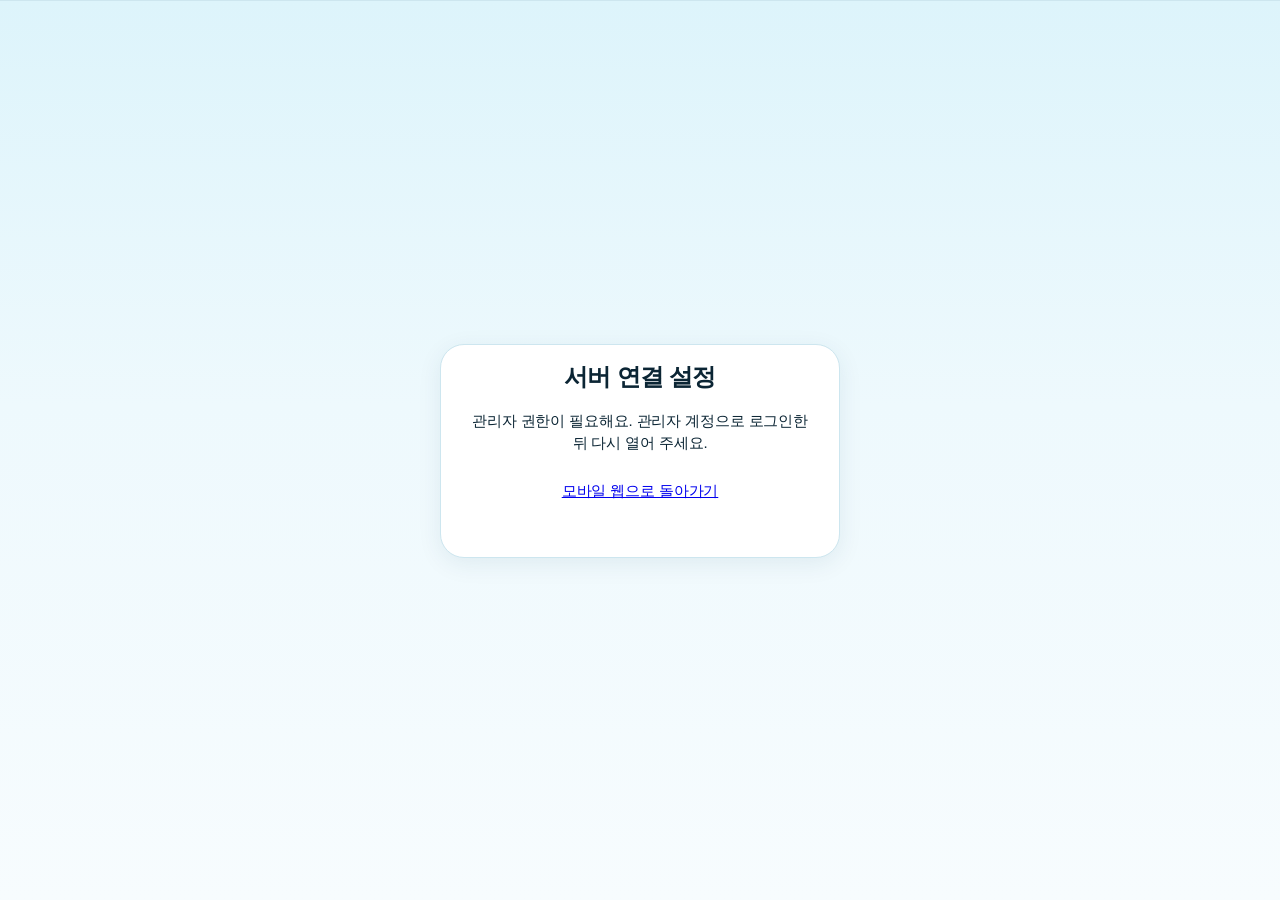
<file: server-settings.html>
<!doctype html><html lang="ko"><head><meta charset="utf-8"><meta name="viewport" content="width=device-width,initial-scale=1"><meta name="robots" content="noindex,nofollow"><meta name="theme-color" content="#ddf4fb"><title>어디물어 · 서버 연결 설정</title><link rel="icon" href="assets/icon.svg" type="image/svg+xml"><link rel="stylesheet" href="style.css?v=1.32.0"></head><body><main class="login-view"><section class="login-card"><h1>서버 연결 설정</h1><p id="status" role="status">관리자 권한 확인 중…</p><span id="timer" hidden></span><form id="connection" hidden><label>백엔드 HTTPS 주소<input id="address" type="url" required autocomplete="off"></label><p>관리자 권한이 있는 계정만 쓸 수 있어요. 이 브라우저의 연결 주소만 변경해요. 저장하면 기존 세션을 종료하고 새 서버에서 다시 로그인해요.</p><button type="submit">저장 후 다시 로그인</button></form><p><a class="tap" href="./">모바일 웹으로 돌아가기</a></p></section></main><script src="config.js?v=1.32.0"></script><script src="telemetry.js?v=1.32.0"></script><script type="module" src="server-settings.js?v=1.32.0"></script></body></html>
</file>
<file: style.css>
:root{--bg:#0b1220;--panel:#111a2e;--panel2:#16213a;--line:#22304d;--text:#e6edf7;--dim:#8ea0bd;--cyan:#22d3ee;--blue:#3b82f6;--ok:#34d399;--warn:#fbbf24;--info:#38bdf8;--bad:#fb7185;--r:16px}
*{box-sizing:border-box}html,body{margin:0;height:100%;background:#060a14;color:var(--text);font:15px/1.5 -apple-system,BlinkMacSystemFont,"Apple SD Gothic Neo","Pretendard","Noto Sans KR",sans-serif;-webkit-text-size-adjust:100%}
button,input{font:inherit;color:inherit}
.app{max-width:480px;margin:0 auto;height:100dvh;display:flex;flex-direction:column;background:var(--bg);border-left:1px solid #0f1830;border-right:1px solid #0f1830}
.top{display:flex;align-items:center;justify-content:space-between;padding:calc(10px + env(safe-area-inset-top)) 14px 8px;border-bottom:1px solid var(--line)}
.brand{display:flex;gap:10px;align-items:center}.brand h1,.brand .app-name{font-size:16px;margin:0;font-weight:800}.brand p{margin:0;font-size:11px;color:var(--dim)}
.icon-btn{background:var(--panel2);border:1px solid var(--line);border-radius:12px;width:38px;height:38px;font-size:18px;cursor:pointer}
.status{font-size:11px;color:var(--dim);padding:4px 14px}.status.ok{color:var(--ok)}.status.bad{color:var(--bad)}
.chips{display:flex;gap:6px;overflow-x:auto;padding:4px 14px 8px;scrollbar-width:none}.chips::-webkit-scrollbar{display:none}
.chip{flex:0 0 auto;font-size:11px;padding:3px 9px;border-radius:999px;background:var(--panel2);border:1px solid var(--line);color:#cbd5e1;white-space:nowrap}
main{flex:1;overflow:hidden;position:relative}.tab{position:absolute;inset:0;overflow-y:auto;display:none;padding:12px 12px 20px}.tab.active{display:block}
.chat{display:flex;flex-direction:column;gap:10px}
.msg{max-width:88%;padding:9px 12px;border-radius:var(--r);white-space:pre-wrap;word-break:keep-all;overflow-wrap:anywhere}
.msg.user{align-self:flex-end;background:linear-gradient(135deg,#0891b2,#2563eb);color:#fff;border-bottom-right-radius:4px}
.msg.bot{align-self:flex-start;background:var(--panel);border:1px solid var(--line);border-bottom-left-radius:4px}
.msg b{color:#7dd3fc}.msg.user b{color:#fff}
.typing{align-self:flex-start;color:var(--dim);font-size:12px;padding:4px 8px}
.actions{display:flex;flex-wrap:wrap;gap:6px;align-self:flex-start;max-width:100%}
.actions button{background:#0e2a3a;border:1px solid #155e75;color:#a5f3fc;border-radius:999px;padding:6px 11px;font-size:12.5px;cursor:pointer}
.actions button:active{transform:scale(.97)}
.card{background:var(--panel);border:1px solid var(--line);border-radius:var(--r);padding:12px;align-self:stretch}
.card h3{margin:0 0 6px;font-size:14px}.card .sub{font-size:12px;color:var(--dim)}
.badge{display:inline-flex;align-items:center;gap:4px;font-size:11px;font-weight:700;padding:2px 8px;border-radius:999px;border:1px solid}
.b-PASS{color:var(--ok);border-color:#065f46;background:#052e25}.b-PASS_WITH_CAUTION{color:var(--warn);border-color:#78350f;background:#2a1a05}
.b-REVIEW_REQUIRED{color:var(--info);border-color:#075985;background:#06263a}.b-HARD_BLOCK{color:var(--bad);border-color:#9f1239;background:#2d0a16}
.ptable{display:flex;flex-direction:column;gap:8px}.prow{background:var(--panel2);border:1px solid var(--line);border-radius:12px;padding:10px;cursor:pointer}
.prow .t{display:flex;justify-content:space-between;gap:8px;font-weight:700;font-size:13.5px}.prow .d{font-size:12px;color:var(--dim)}.prow .c{font-size:12px;margin-top:4px;color:#cbd5e1}
.grades{display:flex;flex-wrap:wrap;gap:6px;margin-top:8px}.grade{font-size:11px;padding:2px 8px;border-radius:8px;background:#0f2238;border:1px solid var(--line)}
.top3 .item{background:var(--panel2);border:1px solid var(--line);border-radius:14px;padding:10px;margin-top:8px;cursor:pointer}
.rank{display:inline-grid;place-items:center;width:22px;height:22px;border-radius:7px;background:var(--blue);font-size:12px;font-weight:800;margin-right:6px}
.bar{height:6px;background:#0b1528;border-radius:6px;overflow:hidden;margin:6px 0}.bar>i{display:block;height:100%;background:linear-gradient(90deg,var(--cyan),var(--blue))}
.reason{font-size:12px;color:#cbd5e1}.kv{display:grid;grid-template-columns:auto 1fr;gap:3px 10px;font-size:12.5px}.kv dt{color:var(--dim)}.kv dd{margin:0}
.block{border-color:#9f1239;background:#1c0710}.block h3{color:var(--bad)}
.brief{display:flex;flex-direction:column;gap:10px}.brief .empty{color:var(--dim);text-align:center;margin-top:40px}
.sec h4{margin:0 0 8px;font-size:13px;color:#7dd3fc;letter-spacing:.02em}
.metrics{display:grid;grid-template-columns:repeat(3,1fr);gap:6px}.metric{background:var(--panel2);border:1px solid var(--line);border-radius:10px;padding:7px}
.metric .l{font-size:10.5px;color:var(--dim)}.metric .v{font-size:14px;font-weight:700}
table.routes{width:100%;border-collapse:collapse;font-size:12.5px}table.routes th,table.routes td{border-bottom:1px solid var(--line);padding:6px 4px;text-align:left;vertical-align:top}table.routes th{color:var(--dim);font-weight:600}
.map img{width:100%;border-radius:12px;border:1px solid var(--line);background:#0b1528;min-height:120px}
.links{display:flex;gap:6px;flex-wrap:wrap;margin-top:8px}.links a{font-size:12px;color:#86efac;border:1px solid #166534;padding:5px 10px;border-radius:999px;text-decoration:none;background:#052e1a}
ul.list{list-style:none;margin:0;padding:0;display:flex;flex-direction:column;gap:4px;font-size:12.5px}ul.list li{display:flex;justify-content:space-between;gap:8px;border-bottom:1px dashed #1e2a44;padding-bottom:3px}
ul.list a{color:var(--text);text-decoration:none}ul.list .m{color:var(--dim);white-space:nowrap}
.check li{list-style:none;padding-left:0}.check li::before{content:"✓ ";color:var(--ok)}
.src{font-size:11px;color:var(--dim)}.src span{display:inline-block;margin:0 6px 4px 0}.st-ok{color:var(--ok)}.st-error,.st-unauthorized{color:var(--bad)}.st-no-data,.st-missing-key,.st-skipped{color:var(--warn)}
.disc{font-size:11px;color:var(--dim);border-top:1px solid var(--line);padding-top:8px}
.composer{display:flex;gap:8px;padding:8px 12px;border-top:1px solid var(--line);background:var(--bg)}
.composer input{flex:1;background:var(--panel);border:1px solid var(--line);border-radius:999px;padding:10px 14px;outline:none}.composer input:focus{border-color:#0891b2}
.composer button{width:44px;border-radius:999px;border:0;background:linear-gradient(135deg,#06b6d4,#2563eb);font-size:16px;cursor:pointer}
.tabs{display:flex;border-top:1px solid var(--line);padding-bottom:env(safe-area-inset-bottom);background:#0a1020}
.tabs button{flex:1;background:none;border:0;padding:8px 0;color:var(--dim);display:flex;flex-direction:column;align-items:center;font-size:16px;cursor:pointer}.tabs button span{font-size:11px}.tabs button.active{color:var(--cyan)}
dialog{border:1px solid var(--line);border-radius:18px;background:var(--panel);color:var(--text);max-width:440px;width:calc(100% - 24px)}dialog::backdrop{background:rgba(0,0,0,.6)}
.settings h2{margin:0 0 6px;font-size:16px}.settings p{font-size:12.5px;color:#cbd5e1}.settings .hint{color:var(--dim);font-size:11.5px}
.settings label{display:flex;flex-direction:column;gap:4px;font-size:12px;color:var(--dim)}.settings input{background:var(--bg);border:1px solid var(--line);border-radius:10px;padding:9px}
.settings .row{display:flex;gap:8px;margin:10px 0}.settings button{flex:1;padding:9px;border-radius:10px;border:0;background:var(--blue);cursor:pointer}.settings .ghost{background:var(--panel2);border:1px solid var(--line)}.settings .small{font-size:12px;width:100%}
code{background:#0b1528;padding:1px 5px;border-radius:5px}
ul.list.stack li{flex-direction:column;gap:1px}ul.list.stack .m{white-space:normal}

/* ---- 로그인·세션 ---- */
[hidden]{display:none!important}
.login-view{min-height:100dvh;display:flex;align-items:center;justify-content:center;padding:24px 16px;background:radial-gradient(circle at 30% 0%,#0e2a3a 0,#060a14 60%)}
.login-card{width:100%;max-width:400px;background:var(--panel);border:1px solid var(--line);border-radius:22px;padding:24px 20px;text-align:center}
.login-card h1{margin:8px 0 2px;font-size:22px}.login-card .sub{color:var(--dim);font-size:12.5px;margin:0 0 16px}
.login-card form{display:flex;flex-direction:column;gap:10px;text-align:left}
.login-card label{display:flex;flex-direction:column;gap:4px;font-size:12px;color:var(--dim)}
.login-card input{background:var(--bg);border:1px solid var(--line);border-radius:12px;padding:12px;font-size:16px;color:var(--text)}
.login-card button[type=submit]{margin-top:6px;padding:12px;border-radius:12px;border:0;background:linear-gradient(135deg,#06b6d4,#2563eb);font-weight:700;font-size:15px;cursor:pointer}
.login-card button[disabled]{opacity:.6}
.login-msg{min-height:18px;font-size:12.5px;color:var(--bad);margin:10px 0 0}.login-msg.ok{color:var(--ok)}
.login-notes{text-align:left;font-size:11.5px;color:var(--dim);padding-left:18px;margin:12px 0}
.link-btn{background:none;border:0;color:#7dd3fc;font-size:12px;text-decoration:underline;cursor:pointer}
.top-right{display:flex;align-items:center;gap:8px}
.timer{font-variant-numeric:tabular-nums;font-size:12.5px;font-weight:700;padding:4px 9px;border-radius:999px;border:1px solid #155e75;background:#0e2a3a;color:#a5f3fc}
.timer.warn{border-color:#78350f;background:#2a1a05;color:var(--warn)}.timer.crit{border-color:#9f1239;background:#2d0a16;color:var(--bad);animation:blink 1s steps(2) infinite}
@keyframes blink{50%{opacity:.55}}
.toast{margin:0 12px 6px;padding:8px 12px;border-radius:12px;font-size:12.5px;background:#2a1a05;border:1px solid #78350f;color:var(--warn)}
.account{border-top:1px solid var(--line);margin-top:12px;padding-top:10px}.account h2{font-size:14px;margin:0 0 4px}
.settings .danger{width:100%;background:#9f1239;margin-top:6px}.settings a.btn{flex:1;text-align:center;padding:9px;border-radius:10px;text-decoration:none;color:var(--text);background:var(--panel2);border:1px solid var(--line);font-size:14px}

.settings-header{display:flex;align-items:center;justify-content:space-between;gap:16px}.settings-header h2{margin:0}.settings-header button{width:auto;flex:0 0 auto;margin-left:auto}

#registerSubmit{display:block;width:100%;min-height:48px;color:#fff;background:#1d4ed8;border:1px solid #60a5fa;font-weight:700}#registerSubmit:hover{background:#1e40af}#registerSubmit:focus-visible{outline:3px solid #a5f3fc;outline-offset:3px}

.login-card label.consent-row{display:flex;flex-direction:row;align-items:flex-start;gap:10px;padding:12px;border:1px solid #475569;border-radius:12px;background:#111e30;color:#e2e8f0;font-size:13px;line-height:1.6;cursor:pointer;text-align:left}.login-card .consent-row input[type=checkbox]{appearance:auto;-webkit-appearance:checkbox;box-sizing:border-box;width:20px;height:20px;min-width:20px;flex:0 0 20px;padding:0;margin:1px 0 0;border-radius:3px;accent-color:#2563eb;cursor:pointer}.consent-row span{flex:1}.consent-row strong{color:#a5f3fc;white-space:nowrap}.consent-row:focus-within{outline:2px solid #67e8f9;outline-offset:2px}

.login-card a.back-to-login,.login-card a.back-to-login:visited{display:flex;align-items:center;justify-content:center;min-height:48px;width:100%;box-sizing:border-box;margin-top:16px;padding:12px 16px;border:1px solid #94a3b8;border-radius:12px;background:#1e293b;color:#f8fafc;font-size:15px;font-weight:600;text-decoration:none}.login-card a.back-to-login:hover{background:#334155;border-color:#cbd5e1}.login-card a.back-to-login:focus-visible{outline:3px solid #67e8f9;outline-offset:3px}

.registration-result{padding:12px;border:1px solid #475569;border-radius:12px;color:#e2e8f0;background:#1e293b;font-size:14px;line-height:1.6;text-align:left}.registration-result.success{border-color:#34d399}.registration-result.error{border-color:#fb7185;color:#ffe4e6;background:#3b1621}.registration-dialog{width:calc(100% - 32px);max-width:400px;box-sizing:border-box;padding:24px;border:1px solid #64748b;border-radius:18px;background:#111e30;color:#f8fafc}.registration-dialog::backdrop{background:rgba(0,0,0,.7)}.registration-dialog h2{font-size:21px;margin:0 0 14px}.registration-dialog p{line-height:1.7;font-size:15px}.registration-dialog .hint{font-size:12px;color:#cbd5e1}.registration-dialog button{display:block;width:100%;min-height:48px;border:1px solid #60a5fa;border-radius:12px;background:#1d4ed8;color:#fff;font-size:16px;font-weight:700;cursor:pointer}.registration-dialog button:focus-visible{outline:3px solid #67e8f9;outline-offset:3px}

.ai-lock{margin:10px 12px;padding:16px;border:1px solid #f59e0b;border-radius:14px;background:#2a1d08;color:#fef3c7;line-height:1.65}.ai-lock h2{margin:0 0 6px;font-size:17px;color:#fde68a}.ai-lock p{margin:0 0 12px;font-size:14.5px}
.ai-lock-actions{display:flex;gap:8px;flex-wrap:wrap}.ai-lock-btn{flex:1 1 140px;display:inline-flex;align-items:center;justify-content:center;min-height:44px;padding:10px 14px;border-radius:12px;border:1px solid #94a3b8;background:#1e293b;color:#f8fafc;font-weight:700;text-decoration:none;cursor:pointer}.ai-lock-btn.primary{background:#1d4ed8;border-color:#60a5fa}.ai-lock-btn:focus-visible{outline:3px solid #67e8f9;outline-offset:2px}
.ai-locked main,.ai-locked .composer,.ai-locked .tabs,.ai-locked .chips,.ai-locked #btnSettings{opacity:.45;pointer-events:none;user-select:none}

.msg.suggest{border-color:#155e75;background:#0b2233}.suggest-src{margin-top:6px;font-size:11px;color:var(--dim)}

/* ---- 출발지 스와이프 탭 · 말풍선 · 관리 ---- */
.origin-bar{padding:2px 0 6px}
.origin-scroll{display:flex;gap:8px;overflow-x:auto;padding:2px 14px 4px;scroll-snap-type:x proximity;scrollbar-width:none;-webkit-overflow-scrolling:touch;overscroll-behavior-x:contain}
.origin-scroll::-webkit-scrollbar{display:none}
.origin-chip{flex:0 0 auto;scroll-snap-align:start;display:inline-flex;align-items:center;gap:4px;min-height:36px;padding:7px 14px;border-radius:999px;border:1px solid var(--line);background:var(--panel2);color:#cbd5e1;font-size:13.5px;white-space:nowrap;cursor:pointer}
.origin-chip.active{background:#0e2a3a;border-color:#22d3ee;color:#e0f7fb;font-weight:700}
.origin-chip.add{border-style:dashed;color:#a5f3fc;background:transparent}
.origin-chip:focus-visible{outline:2px solid #67e8f9;outline-offset:2px}
.origin-tip{position:relative;margin:4px 14px 8px;padding:12px 14px;border-radius:16px;background:#12304a;border:1px solid #38bdf8;color:#e0f2fe;font-size:13.5px;line-height:1.6;box-shadow:0 6px 18px rgba(0,0,0,.35);animation:tipIn .25s ease-out}
.origin-tip::before{content:"";position:absolute;top:-8px;left:28px;width:14px;height:14px;background:#12304a;border-left:1px solid #38bdf8;border-top:1px solid #38bdf8;transform:rotate(45deg)}
.origin-tip p{margin:0 0 10px;white-space:pre-line}
.origin-tip-actions{display:flex;gap:8px}.origin-tip-actions button{min-height:38px;padding:8px 14px;border-radius:10px;border:1px solid #64748b;background:#1e293b;color:#f8fafc;font-size:13.5px;cursor:pointer}.origin-tip-actions .primary{background:#1d4ed8;border-color:#60a5fa;font-weight:700;flex:1}
@keyframes tipIn{from{opacity:0;transform:translateY(-4px)}to{opacity:1;transform:none}}
@media (prefers-reduced-motion:reduce){.origin-tip{animation:none}}
.origin-dialog{padding:16px}.origin-dialog .hint{font-size:12.5px;color:var(--dim);line-height:1.6;margin:6px 0 12px}
.origin-count{font-size:13px;color:var(--dim);font-weight:600}
.origin-form label{font-size:12.5px;color:var(--dim)}
.origin-form-row{display:flex;gap:8px;margin-top:4px}
.origin-form-row input{flex:1;min-width:0;min-height:44px;box-sizing:border-box;padding:10px 12px;border-radius:12px;border:1px solid var(--line);background:var(--bg);color:var(--text);font-size:16px}
.origin-form-row button{min-height:44px;padding:0 16px;border-radius:12px;border:0;background:var(--blue);color:#fff;font-weight:700;font-size:15px;cursor:pointer}
.origin-form-row button:disabled,.origin-form-row input:disabled{opacity:.55}
.origin-form-msg{min-height:18px;margin:6px 0 4px;font-size:12.5px;color:var(--bad)}
.origin-list{list-style:none;margin:6px 0 0;padding:0;display:flex;flex-direction:column;gap:8px}
.origin-item{display:flex;align-items:center;gap:10px;padding:10px 12px;border-radius:12px;border:1px solid var(--line);background:var(--panel2)}
.origin-item.active{border-color:#22d3ee}
.origin-item-text{flex:1;min-width:0;display:flex;flex-direction:column;font-size:14px}.origin-item-text span{font-size:11.5px;color:var(--dim);overflow-wrap:anywhere}
.origin-badge{display:inline-block;margin-left:4px;padding:1px 7px;border-radius:999px;border:1px solid #065f46;color:var(--ok);font-size:11px!important}
.origin-item-acts{display:flex;gap:6px}.origin-item-acts button{min-height:36px;padding:6px 12px;border-radius:10px;border:1px solid var(--line);background:var(--panel);color:var(--text);font-size:13px;cursor:pointer}
.origin-item-acts .danger{color:var(--bad);border-color:#9f1239}
.origin-empty{color:var(--dim);font-size:13px;padding:6px 2px}

.origin-dialog .settings-header button,#originDialogClose{min-height:36px;padding:6px 14px;border-radius:10px;border:1px solid #64748b;background:#1e293b;color:#f8fafc;font-size:14px;font-weight:600;cursor:pointer}
.postcode-open{width:100%;min-height:42px;margin-top:8px;border-radius:12px;border:1px solid #38bdf8;background:#0e2a3a;color:#e0f7fb;font-size:14px;font-weight:600;cursor:pointer}
.postcode-open:disabled{opacity:.5}
.postcode-wrap{margin-top:10px;border:1px solid #38bdf8;border-radius:12px;overflow:hidden;background:#fff}
.postcode-head{display:flex;align-items:center;justify-content:space-between;padding:6px 10px;background:#0e2a3a;color:#e0f7fb;font-size:13px;font-weight:600}
.postcode-head button{min-height:32px;padding:4px 12px;border-radius:8px;border:1px solid #64748b;background:#1e293b;color:#f8fafc;cursor:pointer}
.postcode-box{height:min(440px,60dvh)}

/* ---- 오늘의 추천 말풍선 ---- */
.today-tip{position:relative;margin:4px 14px 8px;padding:10px 12px 10px 14px;border-radius:16px;background:#10291f;border:1px solid #34d399;color:#ecfdf5;font-size:14px;line-height:1.6;box-shadow:0 6px 18px rgba(0,0,0,.35);animation:tipIn .25s ease-out}
.today-tip::before{content:"";position:absolute;top:-8px;left:28px;width:14px;height:14px;background:#10291f;border-left:1px solid #34d399;border-top:1px solid #34d399;transform:rotate(45deg)}
.today-tip-head{display:flex;align-items:center;justify-content:space-between;margin-bottom:2px}
.today-tip-badge{font-size:12px;font-weight:700;color:#6ee7b7}
.today-tip-x{min-width:36px;min-height:36px;margin:-6px -6px 0 0;border:0;background:transparent;color:#a7f3d0;font-size:16px;cursor:pointer}
.today-tip p{margin:0}
.today-tip-actions{display:flex;gap:8px;margin-top:8px}
.today-tip-actions button{min-height:38px;padding:7px 14px;border-radius:10px;border:1px solid #34d399;background:#064e3b;color:#ecfdf5;font-size:13.5px;font-weight:600;cursor:pointer}
.today-tip-actions button:disabled{opacity:.6}
.today-tip-src{margin-top:6px!important;font-size:11px;color:#86efac;opacity:.85}
@media (prefers-reduced-motion:reduce){.today-tip{animation:none}}

.msg.web-ref{border-color:#475569;background:#141d2e}.web-ref-src{margin-top:6px;font-size:12px}.web-ref-src a{color:#93c5fd;font-weight:600;overflow-wrap:anywhere}.web-ref-note{margin-top:4px;font-size:11px;color:var(--dim);line-height:1.5}

/* ==== 디자인 리프레시 v1.4.0 (Canva 시안: 새벽 바다 · 심플) ==== */
:root{--bg:#0b1220;--panel:#111a2e;--panel2:#16213a;--line:#1f2c47;--text:#e8eef8;--dim:#8ea0bd;--grad:linear-gradient(135deg,#22d3ee,#2563eb);--r:16px}
html,body{background:#070c17;font-family:"Pretendard",-apple-system,BlinkMacSystemFont,"Apple SD Gothic Neo","Noto Sans KR",sans-serif;letter-spacing:-.01em}
.app{background:linear-gradient(180deg,#0c1426 0,#0b1220 220px);border-color:#0f1830}
.top{padding:calc(12px + env(safe-area-inset-top)) 16px 10px;border-bottom:0;background:rgba(11,18,32,.85);backdrop-filter:blur(10px);-webkit-backdrop-filter:blur(10px)}
.brand img{border-radius:10px;box-shadow:0 4px 14px rgba(34,211,238,.25)}
.brand h1,.brand .app-name{font-size:17px;letter-spacing:-.02em}.brand p{font-size:11.5px}
.icon-btn{display:grid;place-items:center;width:40px;height:40px;border-radius:12px;background:transparent;border:1px solid var(--line);color:#cbd5e1}
.icon-btn:active{background:var(--panel2)}
.timer{padding:5px 10px;border-color:#164e63;background:rgba(14,42,58,.6)}
.status{padding:0 16px 4px}
.chips{padding:2px 16px 10px}.chip{padding:4px 10px;background:transparent;color:#a9b8cf}
main{border-top:1px solid var(--line)}
.tab{padding:16px 14px 24px}
.chat{gap:12px}
.msg{padding:11px 14px;line-height:1.6;border-radius:18px}
.msg.user{background:var(--grad);border-bottom-right-radius:6px;box-shadow:0 4px 14px rgba(37,99,235,.25)}
.msg.bot{background:var(--panel);border-color:var(--line);border-bottom-left-radius:6px}
.msg b{color:#67e8f9}
.card{border-radius:18px;padding:14px;border-color:var(--line)}
.card h3{font-size:15px;margin-bottom:8px}
.top3 .item,.prow{background:var(--panel2);border-color:transparent;border-radius:14px;padding:12px}
.top3 .item:active,.prow:active{border-color:#155e75}
.rank{width:24px;height:24px;border-radius:8px;background:var(--grad)}
.badge{padding:2px 9px;font-weight:700;border-width:1px}
.metrics{gap:8px}.metric{border-radius:12px;padding:10px;background:var(--panel2);border-color:transparent}.metric .v{font-size:16px}
.sec h4{color:#67e8f9}
.actions button{background:transparent;border-color:#155e75;color:#a5f3fc;padding:7px 13px;font-size:13px}
.composer{padding:10px 14px;gap:10px;border-top:1px solid var(--line);background:var(--bg)}
.composer input{min-height:46px;padding:11px 16px;font-size:16px;background:var(--panel);border-color:var(--line)}
.composer input:focus{border-color:#22d3ee;box-shadow:0 0 0 3px rgba(34,211,238,.15)}
.composer button{width:46px;height:46px;flex:0 0 46px;display:grid;place-items:center;background:var(--grad);color:#fff;box-shadow:0 4px 14px rgba(37,99,235,.35)}
.tabs{background:#0a1020;border-top:1px solid var(--line)}
.tabs button{padding:8px 0 6px;gap:2px;color:#6b7c99}.tabs button span{font-size:11px;font-weight:600}
.tabs button.active{color:#22d3ee}
.origin-chip{min-height:36px;background:transparent}.origin-chip.active{background:rgba(34,211,238,.1);border-color:#22d3ee}
/* 로그인·신청 */
.login-view{background:radial-gradient(120% 60% at 50% 0%,#0f2a3d 0,#070c17 70%)}
.login-card{border-radius:24px;padding:28px 22px;border-color:var(--line);background:rgba(17,26,46,.92);box-shadow:0 20px 50px rgba(0,0,0,.4)}
.login-card>img{border-radius:16px;box-shadow:0 8px 24px rgba(34,211,238,.3)}
.login-card h1{font-size:24px;letter-spacing:-.03em;margin-top:12px}
.login-card input{min-height:48px;border-radius:12px;background:#0a1120}
.login-card input:focus{outline:none;border-color:#22d3ee;box-shadow:0 0 0 3px rgba(34,211,238,.15)}
.login-card button[type=submit]{min-height:50px;border-radius:14px;background:var(--grad);color:#fff;font-size:16px}
.login-notes{list-style:none;padding:12px 14px;margin:16px 0 12px;border-radius:12px;background:rgba(10,17,32,.6);line-height:1.6}
.login-notes li{position:relative;padding-left:12px}.login-notes li::before{content:"";position:absolute;left:0;top:.7em;width:4px;height:4px;border-radius:50%;background:#22d3ee}
.link-btn{color:#67e8f9;text-decoration:none;font-weight:600;font-size:13px}
dialog{border-radius:20px;border-color:var(--line)}
.login-notes-wrap{margin:16px 0 12px;border-top:1px solid var(--line);border-bottom:1px solid var(--line);text-align:left}
.login-notes-wrap summary{display:flex;align-items:center;justify-content:space-between;min-height:44px;padding:0 4px;font-size:13px;color:#a9b8cf;cursor:pointer;list-style:none}
.login-notes-wrap summary::-webkit-details-marker{display:none}
.login-notes-wrap summary::after{content:"";width:8px;height:8px;border-right:2px solid #8ea0bd;border-bottom:2px solid #8ea0bd;transform:rotate(45deg) translateY(-3px);transition:transform .2s}
.login-notes-wrap[open] summary::after{transform:rotate(-135deg) translateY(-1px)}
.login-notes-wrap .login-notes{margin:0 0 12px}
.login-card input::placeholder{color:#55657f}
#registerSubmit{min-height:50px;border:0;border-radius:14px;background:var(--grad);font-size:16px}#registerSubmit:hover{background:var(--grad);filter:brightness(1.08)}
.login-card a.back-to-login,.login-card a.back-to-login:visited{border-color:var(--line);background:transparent;border-radius:14px}

/* ==== 배경 테마: 모닝 라군 v1.5.0 (Canva 후보 C) ==== */
:root{--ink:#0b2534;--sub:#4f6b7a;--line:#cde6ef;--acc:#0891b2;--accInk:#0e7490;--accSoft:#e3f6fb;--accLine:#9ad8e8;--panelSoft:#f3fafd;--bgtop:#ddf4fb;--bgbot:#f7fcfe;--bg2:#f7fcfe;--bgfill:linear-gradient(180deg,#ddf4fb 0%,#eef9fd 45%,#f7fcfe 100%);--grad:linear-gradient(135deg,#06b6d4,#2563eb);--bg:#f7fcfe;--panel2:#f3fafd}
:root{--panel:#fff;--text:var(--ink);--dim:var(--sub);--ok:#059669;--warn:#b45309;--info:#0284c7;--bad:#e11d48;--blue:var(--acc);color-scheme:light}
html,body{background:var(--bg2);color:var(--ink)}
.app{background:var(--bgfill);border-color:var(--line)}
.top{background:color-mix(in srgb,var(--bgtop) 85%,transparent)}
.brand p,.status{color:var(--sub)}.status.ok{color:var(--ok)}
.icon-btn{border-color:var(--line);color:var(--ink);background:#fff}
.timer{background:var(--accSoft);border-color:var(--accLine);color:var(--accInk)}
main{border-top-color:var(--line)}
.chip{background:#fff;border-color:var(--line);color:var(--sub)}
.msg.bot{background:#fff;border-color:var(--line);color:var(--ink);box-shadow:0 1px 2px rgba(15,40,60,.05)}
.msg.user{color:#fff}.msg b{color:var(--accInk)}.msg.user b{color:#fff}
.card,.login-card,dialog{background:#fff;border-color:var(--line);color:var(--ink);box-shadow:0 6px 24px rgba(15,60,90,.08)}
.card .sub,.prow .d,.metric .l,.reason,.src,.disc,.typing{color:var(--sub)}
.top3 .item,.prow,.metric{background:var(--panelSoft)}.prow .c{color:var(--ink)}
.grade{background:var(--panelSoft);border-color:var(--line)}
.sec h4{color:var(--accInk)}
.b-PASS{color:#047857;border-color:#a7f3d0;background:#ecfdf5}.b-PASS_WITH_CAUTION{color:#b45309;border-color:#fde68a;background:#fffbeb}
.b-REVIEW_REQUIRED{color:#0369a1;border-color:#bae6fd;background:#f0f9ff}.b-HARD_BLOCK{color:#be123c;border-color:#fecdd3;background:#fff1f2}
.block{background:#fff1f2;border-color:#fecdd3}
.actions button{background:#fff;border-color:var(--accLine);color:var(--accInk)}
.bar{background:var(--panelSoft)}
ul.list li{border-bottom-color:var(--line)}
table.routes th,table.routes td{border-bottom-color:var(--line)}
.links a{background:#ecfdf5;border-color:#a7f3d0;color:#047857}
.composer{background:color-mix(in srgb,var(--bgbot) 92%,transparent);border-top-color:var(--line)}
.composer input,.login-card input,.settings input,.origin-form-row input{background:#fff;border-color:var(--line);color:var(--ink)}
.composer input::placeholder,.login-card input::placeholder{color:#94a3b8}
.tabs{background:#fff;border-top-color:var(--line)}.tabs button{color:#94a3b8}.tabs button.active{color:var(--accInk)}
.origin-chip{background:#fff;border-color:var(--line);color:var(--sub)}
.origin-chip.active{background:var(--accSoft);border-color:var(--acc);color:var(--accInk)}
.origin-chip.add{color:var(--accInk);background:transparent}
.origin-tip,.origin-tip::before{background:#f0f9ff;border-color:#7dd3fc;color:#0c4a6e}
.origin-tip-actions button{background:#fff;border-color:var(--line);color:var(--ink)}.origin-tip-actions .primary{background:var(--acc);border-color:var(--acc);color:#fff}
.today-tip,.today-tip::before{background:#ecfdf5;border-color:#6ee7b7;color:#064e3b}
.today-tip-badge,.today-tip-src{color:#047857}.today-tip-x{color:#047857}
.today-tip-actions button{background:#fff;border-color:#6ee7b7;color:#065f46}
.msg.suggest{background:#f0f9ff;border-color:#bae6fd}
.msg.web-ref{background:#f8fafc;border-color:var(--line)}.web-ref-src a{color:#1d4ed8}
.toast{background:#fffbeb;border-color:#fde68a;color:#92400e}
.ai-lock{background:#fffbeb;border-color:#fcd34d;color:#78350f}.ai-lock h2{color:#92400e}
.ai-lock-btn{background:#fff;border-color:var(--line);color:var(--ink)}.ai-lock-btn.primary{background:var(--acc);border-color:var(--acc);color:#fff}
.login-view{background:var(--bgfill)}
.login-notes-wrap{border-color:var(--line)}.login-notes-wrap summary{color:var(--sub)}
.login-notes{background:var(--panelSoft);color:var(--sub)}
.link-btn{color:var(--accInk)}
.login-card label{color:var(--sub)}
.login-card label.consent-row{background:var(--panelSoft);border-color:var(--line);color:var(--ink)}
.login-card a.back-to-login,.login-card a.back-to-login:visited{background:#fff;border-color:var(--line);color:var(--ink)}
.registration-result{background:var(--panelSoft);border-color:var(--line);color:var(--ink)}
.registration-dialog{background:#fff;border-color:var(--line);color:var(--ink)}.registration-dialog .hint{color:var(--sub)}
.settings p{color:var(--ink)}.settings .ghost,.settings a.btn{background:var(--panelSoft);border-color:var(--line);color:var(--ink)}
.settings button{color:#fff}.settings .ghost{color:var(--ink)}
.origin-item,.postcode-head{background:var(--panelSoft);border-color:var(--line);color:var(--ink)}
.origin-item-acts button,.postcode-head button,.origin-dialog .settings-header button,#originDialogClose{background:#fff;border-color:var(--line);color:var(--ink)}
.postcode-open{background:var(--accSoft);border-color:var(--accLine);color:var(--accInk)}
dialog::backdrop{background:rgba(15,40,60,.35)}
code{background:var(--panelSoft)}
.login-card .consent-row strong{color:#0e7490}
/* 로그인 가로형 심볼: 수평선 핀 v1.6.0 */
.login-card{overflow:hidden;padding-top:0}
.login-hero{margin:0 -22px 4px;height:120px;border-bottom:1px solid var(--line);background:#cdeef8}
.login-hero img{display:block;width:100%;height:100%;object-fit:cover;border-radius:0;box-shadow:none}
.login-card h1{margin-top:14px}
/* 출발지 주변 포인트 추천 v1.7.0 */
.card.nearby h3{font-size:15px}.nb-intro{margin:0 0 4px;font-size:13px;color:var(--sub);line-height:1.6}
.nb-item{display:block;width:100%;text-align:left;font:inherit;color:inherit;cursor:pointer}
div.nb-item{cursor:default;opacity:.85}
.nb-head{display:flex;align-items:center;gap:6px;flex-wrap:wrap}.nb-head .rank{margin-right:0}.nb-head b{font-size:14px}
.nb-dist{font-size:12px;color:var(--sub)}.nb-head .badge{margin-left:auto}
.nb-wx{margin-top:6px;font-size:12.5px;line-height:1.7;color:var(--ink)}
.nb-slot{display:inline-block;min-width:30px;padding:0 6px;margin-right:4px;border-radius:6px;background:var(--accSoft);color:var(--accInk);font-size:11px;font-weight:700;text-align:center}
.msg.typing-note{color:var(--sub);font-size:13px}
/* 의견 보내기 페이지(하단 '의견' 탭) v1.8.0 */
.opinion-page{display:flex;flex-direction:column;gap:6px;background:#fff;border:1px solid var(--line);border-radius:18px;padding:18px 16px;box-shadow:0 6px 24px rgba(15,60,90,.08)}
.op-hero{display:flex;gap:12px;align-items:flex-start;margin-bottom:6px}.op-hero svg{flex:0 0 44px}
.op-hero h2{margin:2px 0 4px;font-size:18px;color:var(--ink)}.op-hero p{margin:0;font-size:13.5px;line-height:1.65;color:var(--sub)}
.op-stars{display:flex;align-items:center;justify-content:space-between;margin:6px 0 8px;padding:8px 10px;border-radius:12px;background:var(--panelSoft)}
.op-stars-label{font-size:13px;color:var(--sub)}.op-stars-label small{font-size:11px}
.op-star-row{display:flex;gap:2px}
button.op-star{width:40px;height:40px;padding:0;border:0;background:transparent;color:#cbd5e1;font-size:26px;line-height:1;cursor:pointer}
button.op-star.on{color:#f59e0b}
.opinion-page label{font-size:13px;color:var(--sub)}
.opinion-page textarea{width:100%;box-sizing:border-box;padding:10px 12px;border:1px solid var(--line);border-radius:12px;background:#fff;color:var(--ink);font:inherit;font-size:16px;line-height:1.5;resize:vertical;min-height:130px}
.opinion-page textarea:focus{outline:none;border-color:#22d3ee;box-shadow:0 0 0 3px rgba(34,211,238,.15)}
.op-meta{display:flex;justify-content:space-between;gap:8px;font-size:11.5px;color:var(--sub)}
.op-send{margin-top:4px;min-height:50px;border:0;border-radius:14px;background:var(--grad);color:#fff;font-size:16px;font-weight:700;cursor:pointer}.op-send:disabled{opacity:.6}
.op-foot{margin:4px 0 0;font-size:11.5px;color:var(--sub);text-align:center}
/* 브리핑 물때·해와 달·해상 상황 v1.9.0 */
.card.marine .mc-block{padding:10px 0;border-top:1px dashed var(--line)}.card.marine .mc-block:first-of-type{border-top:0;padding-top:2px}
.mc-title{font-size:13.5px;font-weight:700;color:var(--ink);margin-bottom:6px}.mc-title .sub{font-weight:400;font-size:11.5px}
.tide-chart{width:100%;height:auto;display:block;background:var(--panelSoft);border-radius:10px}
.tc-line{fill:none;stroke:#0891b2;stroke-width:2}.tc-obs{fill:#f59e0b}.tc-high{fill:#2563eb}.tc-low{fill:#0ea5e9;opacity:.7}
.tc-lbl{font-size:9px;fill:var(--ink);text-anchor:middle}.tc-tick{font-size:9px;fill:var(--sub);text-anchor:middle}.tc-now{stroke:#e11d48;stroke-width:1.2;stroke-dasharray:3 2}
.mc-grid{display:grid;grid-template-columns:repeat(3,1fr);gap:6px}.mc-grid>div{background:var(--panelSoft);border-radius:10px;padding:7px 8px;display:flex;flex-direction:column}
.mc-grid span{font-size:11px;color:var(--sub)}.mc-grid b{font-size:14px;color:var(--ink)}
.mc-ship{display:grid;grid-template-columns:repeat(auto-fit,minmax(68px,1fr));gap:6px}.mc-ship>div{display:flex;flex-direction:column;align-items:center;gap:3px;background:var(--panelSoft);border-radius:10px;padding:7px 4px;font-size:12px}
.mc-ship small{font-size:10px;color:var(--sub);text-align:center}
.mc-text{margin:4px 0 0;font-size:12.5px;line-height:1.65;color:var(--ink)}.mc-text b{color:var(--accInk);margin-right:4px}
/* 내 대화 기록 페이지 v1.10.0 */
.hist-head{display:flex;align-items:center;gap:10px;margin-bottom:6px}.hist-head h2{margin:0;font-size:18px;color:var(--ink)}
.hist-back{min-height:36px;padding:6px 12px;border-radius:10px;border:1px solid var(--line);background:#fff;color:var(--ink);font-size:13px;cursor:pointer}
.hist-hint{font-size:12.5px;color:var(--sub);line-height:1.6;margin:4px 0 10px}
.history{display:flex;flex-direction:column;gap:10px}.history .empty{color:var(--sub);text-align:center;margin-top:30px}
.hist-sess{background:#fff;border:1px solid var(--line);border-radius:16px;overflow:hidden}
.hist-sess summary{display:flex;justify-content:space-between;align-items:center;gap:8px;padding:12px 14px;cursor:pointer;list-style:none;font-size:13.5px;color:var(--ink)}
.hist-sess summary::-webkit-details-marker{display:none}.hist-n{font-size:12px;color:var(--accInk);background:var(--accSoft);padding:2px 9px;border-radius:999px}
.hist-msgs{display:flex;flex-direction:column;gap:8px;padding:4px 12px 14px;border-top:1px dashed var(--line)}
.hist-msgs .msg{max-width:92%;font-size:14px}.hist-re{align-self:flex-end;display:flex;gap:8px;align-items:center;font-size:11px;color:var(--sub);margin-top:-4px}
.hist-re button{border:1px solid var(--accLine);background:var(--accSoft);color:var(--accInk);border-radius:999px;padding:3px 10px;font-size:11.5px;cursor:pointer}
#btnHistory{color:var(--ink)}
#todayTipText{white-space:pre-line}
/* 아이콘 말풍선(마우스 올림·키보드 포커스) v1.10.1 */
.has-tip{position:relative}
.has-tip::after{content:attr(data-tip);position:absolute;top:calc(100% + 9px);left:50%;transform:translate(-50%,-4px);padding:6px 10px;border-radius:10px;background:#0b2534;color:#fff;font-size:12px;font-weight:600;white-space:nowrap;box-shadow:0 6px 16px rgba(11,37,52,.25);opacity:0;pointer-events:none;transition:opacity .15s,transform .15s;z-index:30}
.has-tip::before{content:"";position:absolute;top:calc(100% + 4px);left:50%;transform:translate(-50%,-4px);border:5px solid transparent;border-bottom-color:#0b2534;border-top:0;opacity:0;pointer-events:none;transition:opacity .15s,transform .15s;z-index:30}
.has-tip:hover::after,.has-tip:hover::before,.has-tip:focus-visible::after,.has-tip:focus-visible::before{opacity:1;transform:translate(-50%,0)}
@media (prefers-reduced-motion:reduce){.has-tip::after,.has-tip::before{transition:none}}
/* 입력칸 지우기(ⓧ) v1.17.4 */
.clearable{position:relative;display:block}
.clearable input{width:100%;box-sizing:border-box;padding-right:44px}
.clear-btn{position:absolute;right:6px;top:50%;transform:translateY(-50%);width:34px;height:34px;display:grid;place-items:center;border:0;background:transparent;border-radius:50%;cursor:pointer;color:#94a3b8}
.clear-btn svg circle{fill:#cbd5e1}.clear-btn svg path{stroke:#fff;stroke-width:2;stroke-linecap:round}
.clear-btn:hover svg circle,.clear-btn:focus-visible svg circle{fill:#64748b}.clear-btn:focus-visible{outline:2px solid #22d3ee;outline-offset:1px}
.clear-btn[hidden]{display:none}
.login-card .field{display:flex;flex-direction:column;gap:4px;text-align:left}

/* 제외 지점 목록 */
.blocked{margin-top:10px;font-size:12.5px;color:var(--sub)}
.blocked summary{cursor:pointer;padding:6px 0;font-weight:600}
.blk-group{margin:6px 0 10px}
.blk-head{font-size:12px;font-weight:700;margin-bottom:4px}
.blk-list{list-style:none;margin:0;padding:0}
.blk-list li{display:flex;justify-content:space-between;gap:8px;padding:3px 0;border-bottom:1px dashed rgba(0,0,0,.08)}
.blk-list b{font-variant-numeric:tabular-nums;white-space:nowrap}
.warn-list{list-style:none;margin:6px 0 0;padding:0;font-size:12px;color:var(--sub)}
.warn-list li{position:relative;padding:2px 0 2px 16px;line-height:1.45}
.warn-list li::before{content:"⚠︎";position:absolute;left:0}
/* 브리핑 주변 정보: 카테고리(볼드) 아래 목록(노멀) */
.nb-cat{margin-top:14px}.nb-cat:first-child{margin-top:4px}
.nb-cat-head{display:flex;align-items:baseline;gap:8px;padding-bottom:4px;border-bottom:1.5px solid var(--line,rgba(0,0,0,.15))}
.nb-cat-head b{font-size:14px;font-weight:700;color:var(--ink)}
.nb-cat-r{font-size:11.5px;color:var(--sub)}
.nb-cat .list li{font-weight:400}
.nb-cat-head b,.sec-label{color:#000 !important;font-weight:800 !important}
/* 예보 신뢰 범위 밖 안내 */
.card.horizon{border:1.5px solid #f5b94a;background:#fff8e8}
.card.horizon h3{color:#8a5300}
.hz-text{font-size:13px;line-height:1.55;color:#4a3a1a}
.hz-ask{margin:10px 0 4px;font-size:12px;font-weight:700;color:#8a5300}
.chip.chip-warn{border-color:#f5b94a;background:#fff3d6;color:#8a5300}
/* 네이버지도 앱 설치 안내 */
.nmap-dialog h2{margin:0 0 8px;font-size:17px}.nmap-dialog p{font-size:13.5px;line-height:1.55;margin:0 0 14px}
.nmap-btns{display:flex;flex-direction:column;gap:8px}
.nmap-btns a,.nmap-btns button{display:block;text-align:center;padding:11px;border-radius:12px;font-size:14px;font-weight:700;text-decoration:none;border:1px solid var(--line);background:#fff;color:var(--ink);cursor:pointer}
.nmap-btns a.primary{background:#03c75a;border-color:#03c75a;color:#fff}
/* 출발지 등록 절차: 키워드 → 주소 찾기 → 추가 */
.origin-form-row .postcode-open{width:auto;margin:0;white-space:nowrap;padding:0 14px}
.origin-steps{font-size:12px;color:var(--sub);margin:6px 2px 0}
.origin-picked{margin-top:10px;padding:10px 12px;border-radius:12px;background:#e9f7ee;border:1px solid #9fd8b4;display:flex;flex-direction:column;gap:2px}
.origin-picked span{font-size:11.5px;color:#2f7a4c}.origin-picked b{font-size:14px;color:var(--ink)}
.origin-add{display:block;width:100%;margin-top:10px;min-height:46px;font-weight:700}
.origin-add:disabled,.postcode-open:disabled{opacity:.45;cursor:not-allowed}
/* 비활성 버튼: 회색, 누를 수 없음 (주소 찾기·추가) */
#originAddBtn:disabled,#postcodeOpen:disabled{background:#d5dbe1 !important;border-color:#c3cad2 !important;color:#7b8794 !important;box-shadow:none !important;opacity:1 !important;cursor:not-allowed;pointer-events:none}
#originAddBtn:not(:disabled){background:#0e8fb0;border-color:#0e8fb0;color:#fff}

/* 오른쪽 끝 버튼 말풍선: 화면 밖으로 나가지 않게 오른쪽 정렬 */
.has-tip.tip-end::after{left:auto;right:0;transform:translateY(-4px)}.has-tip.tip-end:hover::after,.has-tip.tip-end:focus-visible::after{transform:translateY(0)}
/* 설정: 내 대화 기록 보기 · 비밀번호 변경 나란히(같은 너비) */
.acct-actions{display:flex;gap:8px}.acct-actions>button{flex:1 1 0;width:auto;margin:0;white-space:nowrap}
.remember-id{display:flex;align-items:center;gap:8px;margin:8px 2px 4px;font-size:13.5px;color:var(--sub);cursor:pointer;user-select:none}.remember-id input{width:18px;height:18px;margin:0;accent-color:#0e8fb0}
/* 아이디 저장: 체크박스와 글자를 한 줄로(로그인 카드의 세로 label·입력 스타일 덮어쓰기) */
.login-card label.remember-id{display:flex;flex-direction:row;align-items:center;justify-content:flex-start;gap:8px;margin:10px 2px 2px;font-size:13.5px;color:var(--sub)}
.login-card label.remember-id input{width:18px;height:18px;min-height:0;padding:0;margin:0;flex:0 0 auto;border-radius:4px;box-shadow:none}
.sr-only{position:absolute!important;width:1px;height:1px;padding:0;margin:-1px;overflow:hidden;clip:rect(0,0,0,0);white-space:nowrap;border:0}
/* 설정: 내 계정 제목 줄 오른쪽 끝에 관리자 화면 버튼 */
.acct-head{display:flex;align-items:center;justify-content:space-between;gap:8px}.acct-head h2{margin:0}.acct-head #adminLink{margin:0;width:auto;white-space:nowrap}.acct-head #adminLink[hidden]{display:none}
/* 확인·취소 두 버튼 팝업 */
.dlg-actions{display:flex;gap:8px}.dlg-actions button{flex:1 1 0;margin:0}.registration-dialog .dlg-actions .dlg-cancel{background:#fff;color:var(--ink);border:1px solid var(--line)}
.acct-head #adminLink{flex:0 0 auto !important;width:auto !important;max-width:max-content;display:inline-flex;align-items:center;justify-content:center;padding:8px 14px;font-size:14px;margin-left:auto !important}
/* 로그인 화면 이용 신청 유도 카드 */
.signup-cta{display:flex;flex-direction:column;gap:6px;margin-top:16px;padding:16px;border-radius:16px;text-decoration:none;text-align:left;
  background:linear-gradient(135deg,#fff7e0 0%,#e6f6ff 100%);border:1.5px solid #f5c84c;box-shadow:0 6px 18px rgba(14,143,176,.12);transition:transform .15s,box-shadow .15s}
.signup-cta:hover,.signup-cta:focus-visible{transform:translateY(-2px);box-shadow:0 10px 24px rgba(14,143,176,.2)}
.cta-badge{align-self:flex-start;padding:3px 10px;border-radius:999px;background:#ff6b3d;color:#fff;font-size:11.5px;font-weight:800;letter-spacing:.02em;animation:ctaPulse 2.4s ease-in-out infinite}
.cta-title{font-size:16px;font-weight:800;color:#0b2534;line-height:1.4}
.cta-desc{font-size:13px;color:#3e5866;line-height:1.5}
.cta-btn{margin-top:4px;padding:11px;border-radius:12px;background:#ff6b3d;color:#fff;font-size:15px;font-weight:800;text-align:center}
@keyframes ctaPulse{0%,100%{box-shadow:0 0 0 0 rgba(255,107,61,.45)}50%{box-shadow:0 0 0 6px rgba(255,107,61,0)}}
@media (prefers-reduced-motion:reduce){.cta-badge{animation:none}.signup-cta{transition:none}}
.signup-cta,.signup-cta *{word-break:keep-all;overflow-wrap:anywhere}
/* 이용 신청 이메일 중복 확인 안내 */
.dup-check{margin:6px 2px 0;padding:9px 12px;border-radius:10px;font-size:13px;line-height:1.5}
.dup-check.block{background:#fff4e5;border:1px solid #f5b94a;color:#7a4b00;font-weight:600}
.dup-check.ok{background:#e9f7ee;border:1px solid #9fd8b4;color:#2f7a4c}
.dup-check.info{background:#eef6ff;border:1px solid #b9d7f5;color:#1f4f7a}
#registerSubmit:disabled{opacity:.5;cursor:not-allowed}
/* 비활성 버튼 공통: 회색·누를 수 없음(모든 화면 통일) */
button:disabled,.btn[aria-disabled="true"]{background:#d5dbe1 !important;background-image:none !important;border-color:#c3cad2 !important;color:#7b8794 !important;box-shadow:none !important;opacity:1 !important;cursor:not-allowed;pointer-events:none}
/* 한국어 문장이 단어 중간에서 줄바꿈되지 않게(모든 화면) */
body{word-break:keep-all;overflow-wrap:anywhere}
/* 비밀번호 입력칸: [지우기 ⓧ][보기 👁] 함께 배치 */
.clearable.has-eye input{padding-right:84px}
.clearable.has-eye .clear-btn{right:44px}
.eye-btn{position:absolute;right:6px;top:50%;transform:translateY(-50%);width:36px;height:36px;display:grid;place-items:center;border:0;background:transparent;border-radius:10px;cursor:pointer;color:#64748b}
.eye-btn:hover{color:#0b2534;background:#eef5f8}.eye-btn:focus-visible{outline:2px solid #22d3ee;outline-offset:1px}
.eye-btn .eye-off{display:none}.eye-btn.on .eye-on{display:none}.eye-btn.on .eye-off{display:block}.eye-btn.on{color:#0e8fb0}

/* v1.20.0 입력창 지우기·남은 토큰 표시·토큰 소진 잠금 */
.composer .composer-field{flex:1;min-width:0}
.composer .composer-field input{width:100%}
.composer .clear-btn{width:34px;height:34px;flex:none;background:transparent;box-shadow:none;color:#94a3b8}
.composer.token-empty input{opacity:.6;cursor:not-allowed}
.composer.token-empty button[type=submit]{opacity:.45;cursor:not-allowed}
.token-tag{display:block;text-align:right;font-size:10.5px;line-height:1.3;color:var(--sub);margin:-3px -4px 4px 0;white-space:nowrap}

/* v1.21.0 추천 질문 버튼: 누를 수 있는 버튼으로 보이게(채운 배경·아이콘·화살표·눌림 효과), 최신 묶음 강조, 처음 사용자 안내 */
.actions{gap:8px}
.actions .actions-hint{flex:0 0 100%;font-size:12.5px;font-weight:600;color:var(--accInk);padding:0 2px 2px}
.actions button.act{display:inline-flex;align-items:center;gap:6px;min-height:42px;padding:8px 12px 8px 10px;border-radius:14px;border:1.5px solid var(--acc);background:var(--accSoft);color:var(--accInk);font-size:14px;font-weight:600;line-height:1.3;text-align:left;box-shadow:0 2px 6px rgba(8,145,178,.15);transition:transform .12s,box-shadow .12s,background .12s;-webkit-tap-highlight-color:transparent}
.actions button.act .act-ico{font-size:14px;line-height:1}
.actions button.act .act-go{font-size:20px;line-height:1;margin-left:2px;color:var(--acc);font-weight:700}
.actions button.act:hover{background:#d2f0f8;box-shadow:0 4px 12px rgba(8,145,178,.22)}
.actions button.act:active{transform:scale(.96);box-shadow:0 1px 3px rgba(8,145,178,.2)}
.actions button.act:focus-visible{outline:3px solid #22d3ee;outline-offset:2px}
.actions button.act.fill{border-style:dashed;background:#fff}
.actions.fresh button.act{animation:actGlow 1.6s ease-in-out 2}
.actions.used button.act:not(.picked){opacity:.55;box-shadow:none}
.actions button.act.picked{background:var(--grad);border-color:transparent;color:#fff}
.actions button.act.picked .act-go{color:#fff}
.actions button.act:disabled{opacity:.45;box-shadow:none;cursor:not-allowed}
@keyframes actGlow{0%,100%{box-shadow:0 2px 6px rgba(8,145,178,.15)}50%{box-shadow:0 0 0 4px rgba(34,211,238,.35),0 2px 10px rgba(8,145,178,.3)}}
@media (prefers-reduced-motion:reduce){.actions.fresh button.act{animation:none}.actions button.act{transition:none}}

/* v1.22.0 누를 수 있는 카드·행·링크 공통 표시(대화·브리핑·포인트) */
.tap-hint{font-size:12.5px;font-weight:600;color:var(--accInk);margin:2px 2px 8px}
.actions .tap-hint{flex:0 0 100%;margin:0 2px 2px}
.tap-cta{display:inline-flex;align-items:center;gap:5px;margin-top:9px;padding:6px 11px 6px 10px;border-radius:999px;background:var(--accSoft);border:1px solid var(--accLine);color:var(--accInk);font-size:13px;font-weight:700;line-height:1.2}
.tap-cta b{font-size:17px;line-height:1;color:var(--acc);margin-left:1px}
.prow.tappable,.top3 .item.tappable,.nb-item.tappable{border:1.5px solid var(--accLine);background:#fff;box-shadow:0 2px 8px rgba(8,145,178,.1);transition:transform .12s,box-shadow .12s,border-color .12s;-webkit-tap-highlight-color:transparent}
@media (hover:hover){.prow.tappable:hover,.top3 .item.tappable:hover,.nb-item.tappable:hover{border-color:var(--acc);box-shadow:0 4px 14px rgba(8,145,178,.18)}.prow.tappable:hover .tap-cta,.top3 .item.tappable:hover .tap-cta,.nb-item.tappable:hover .tap-cta{background:var(--grad);border-color:transparent;color:#fff}.prow.tappable:hover .tap-cta b,.top3 .item.tappable:hover .tap-cta b,.nb-item.tappable:hover .tap-cta b{color:#fff}}
.prow.tappable:active,.top3 .item.tappable:active,.nb-item.tappable:active{transform:scale(.985);border-color:var(--acc)}
.prow.tappable:focus-visible,.top3 .item.tappable:focus-visible,.nb-item.tappable:focus-visible{outline:3px solid #22d3ee;outline-offset:2px}
.actions button.act.act-primary{background:var(--grad);border-color:transparent;color:#fff;box-shadow:0 4px 14px rgba(37,99,235,.28)}
.actions button.act.act-primary .act-go{color:#fff}
.links a.link-btn{display:inline-flex;align-items:center;gap:6px;min-height:40px;padding:8px 13px;border-radius:12px;font-size:13.5px;font-weight:700;border:1.5px solid #34d399;background:#ecfdf5;color:#047857;box-shadow:0 2px 6px rgba(5,150,105,.12);text-decoration:none}
.links a.link-btn b{font-size:13px;color:#059669}
.links a.link-btn:active{transform:scale(.97)}
.links a.link-btn.tel{border-color:#fca5a5;background:#fff1f2;color:#be123c}
.brief .nb-cat a[target=_blank]{color:var(--accInk);font-weight:600;text-decoration:underline;text-underline-offset:3px}
.brief .nb-cat a[target=_blank]::after{content:' ↗';font-size:11px;text-decoration:none;display:inline-block;margin-left:2px}
.brief-go{margin-top:12px}
@media (prefers-reduced-motion:reduce){.prow.tappable,.top3 .item.tappable,.nb-item.tappable{transition:none}}
/* 터치 영역 44px 이상(모바일 점검 v1.23.0): 보이는 모양은 그대로 두고 누르는 범위만 넓힘 */
.eye-btn{width:44px;height:44px;right:3px}
.clearable.has-eye input{padding-right:92px}
.clearable.has-eye .clear-btn{right:47px}
.login-card label.remember-id{min-height:44px;margin:2px 2px -6px;padding:0 2px;box-sizing:border-box}
.tap{display:inline-flex;align-items:center;justify-content:center;min-height:44px;min-width:44px;padding:0 6px;box-sizing:border-box}
/* 안전 안내(로그인·추천·브리핑 공통) v1.23.0: 눈에 띄되 과하지 않게 */
.safety-note{margin:12px 0 4px;padding:10px 12px;border-radius:12px;border:1px solid #f5c84c;background:#fffaeb;color:#5c4400;font-size:12.5px;line-height:1.55;text-align:left}
.safety-note p{margin:0 0 4px}.safety-note p:last-child{margin-bottom:0}
.safety-note b{color:#4a3600}
.safety-note .sos{display:flex;flex-wrap:wrap;align-items:center;gap:6px;margin-top:6px}
.safety-note .sos>span{font-weight:700;flex-basis:100%}
.safety-note .sos a{display:inline-flex;align-items:center;gap:4px;min-height:44px;padding:0 12px;border-radius:999px;border:1px solid #fca5a5;background:#fff;color:#be123c;font-weight:600;text-decoration:none;box-sizing:border-box}
.safety-note .sos a b{color:#be123c;font-size:14px}
.card .safety-note{margin-top:12px}
/* 도움말 · 자주 묻는 질문 */
.help-body{padding:0 4px 12px;text-align:left;font-size:12.5px;line-height:1.6;color:var(--sub)}
.help-tagline{margin:4px 0 10px;font-weight:700;color:var(--ink)}
.faq{margin:0}.faq dt{margin-top:10px;font-weight:700;color:var(--ink)}.faq dd{margin:2px 0 0}
.faq a{color:#be123c;font-weight:600}
.help-contact{margin:12px 0 0;color:var(--sub)}
.settings-help{margin-top:12px}

/* ==== SEO·GEO: 로그인 화면 정적 소개 문장·소개 링크 (v1.32.0) ==== */
.login-card .sub{margin-bottom:8px}
.login-intro{margin:0 0 16px;font-size:13px;line-height:1.6;color:var(--sub);word-break:keep-all;overflow-wrap:anywhere}
.noscript-note{margin:0 0 12px;padding:10px 12px;border-radius:12px;background:var(--panelSoft);border:1px solid var(--line);font-size:12.5px;line-height:1.5;color:var(--ink)}
.login-card a.about-link,.login-card a.about-link:visited{display:flex;align-items:center;justify-content:center;min-height:44px;margin-top:8px;font-size:13px;color:var(--accInk);text-decoration:underline;text-underline-offset:3px}

/* ==== SEO·GEO: 서비스 소개 페이지 about.html (v1.32.0) ==== */
.about-view{min-height:100dvh;padding:24px 16px;background:var(--bgfill)}
.about-card{max-width:640px;margin:0 auto;padding:28px 22px;border:1px solid var(--line);border-radius:24px;background:#fff;color:var(--ink);box-shadow:0 6px 24px rgba(15,60,90,.08);text-align:left;line-height:1.7;word-break:keep-all;overflow-wrap:anywhere}
.about-head{display:flex;align-items:center;gap:12px;margin-bottom:12px}
.about-head img{border-radius:12px;box-shadow:0 4px 14px rgba(34,211,238,.25)}
.about-card h1{margin:0;font-size:24px;letter-spacing:-.03em;line-height:1.3}
.about-card .about-sub{margin:0;font-size:13px;color:var(--sub)}
.about-lead{margin:0 0 8px;padding:14px 16px;border-radius:14px;background:var(--accSoft);border:1px solid var(--accLine);font-size:15px;font-weight:600;color:var(--ink)}
.about-card h2{margin:28px 0 8px;font-size:18px;letter-spacing:-.02em;color:var(--accInk);line-height:1.4}
.about-card h3{margin:16px 0 4px;font-size:15px;line-height:1.5}
.about-card p{margin:0 0 8px;font-size:14.5px;color:var(--ink)}
.about-card ol{margin:0 0 8px;padding-left:22px;font-size:14.5px}.about-card li{margin-bottom:6px}
.about-card a{color:#be123c;font-weight:600}
.about-nav{display:flex;flex-direction:column;gap:8px;margin-top:28px}
.about-nav a{display:flex;align-items:center;justify-content:center;min-height:48px;padding:10px 16px;border:1px solid var(--line);border-radius:14px;background:#fff;color:var(--ink);font-size:15px;font-weight:600;text-decoration:none}
.about-nav a.about-primary{border:0;background:var(--grad);color:#fff;font-weight:700}
.about-nav a:focus-visible{outline:3px solid #0891b2;outline-offset:3px}
</file>
<file: admin.css>
.admin{max-width:980px;margin:0 auto;min-height:100dvh;background:var(--bg)}
.atabs{display:flex;gap:6px;overflow-x:auto;padding:8px 12px;border-bottom:1px solid var(--line)}
.atabs button{flex:0 0 auto;background:var(--panel2);border:1px solid var(--line);border-radius:999px;padding:6px 12px;font-size:12.5px;cursor:pointer;color:var(--dim)}
.atabs button.active{color:var(--cyan);border-color:#155e75;background:#0e2a3a}
.aview{padding:12px}
.tbl{width:100%;border-collapse:collapse;font-size:12.5px}
.tbl th,.tbl td{border-bottom:1px solid var(--line);padding:7px 6px;text-align:left;vertical-align:top}
.tbl th{color:var(--dim);font-weight:600;position:sticky;top:0;background:var(--bg)}
.tbl .num{text-align:right;font-variant-numeric:tabular-nums}
.scroll{overflow-x:auto;border:1px solid var(--line);border-radius:12px}
.pill{font-size:11px;padding:1px 7px;border-radius:999px;border:1px solid var(--line)}
.pill.ok{color:var(--ok);border-color:#065f46}.pill.bad{color:var(--bad);border-color:#9f1239}.pill.warn{color:var(--warn);border-color:#78350f}
.acts{display:flex;gap:4px;flex-wrap:wrap}
.acts button,.tool button{background:var(--panel2);border:1px solid var(--line);border-radius:8px;padding:4px 8px;font-size:11.5px;cursor:pointer}
.acts button.danger{color:var(--bad);border-color:#9f1239}
.tool{display:flex;gap:8px;align-items:center;justify-content:space-between;margin-bottom:10px;flex-wrap:wrap}
.tool h2{margin:0;font-size:15px}
.chatlog{display:flex;flex-direction:column;gap:6px}
.chatlog .m{padding:7px 10px;border-radius:10px;max-width:90%;white-space:pre-wrap;font-size:12.5px}
.chatlog .user{align-self:flex-end;background:#0b3b55}.chatlog .assistant{align-self:flex-start;background:var(--panel)}
.chatlog .meta{font-size:10.5px;color:var(--dim)}
.secret{font:600 18px ui-monospace,Menlo,monospace;background:var(--bg);border:1px dashed #155e75;border-radius:10px;padding:10px;text-align:center;user-select:all}
.settings .grid2{display:grid;grid-template-columns:1fr 1fr;gap:8px}
.scroll .tbl{min-width:860px}
.tbl th,.tbl td{white-space:nowrap}
.tbl td.sub,.tbl td .sub{white-space:normal}
@media (min-width:900px){.aview{padding:16px 20px}}

.access-url{display:flex;flex-direction:column;gap:2px;margin:6px 0 12px}.access-url span{font-size:12px;color:var(--dim)}.access-url a{color:#93c5fd;font-weight:600;word-break:break-all;user-select:all}

/* ---- 모바일 반응형(아이폰 등 좁은 화면) ---- */
.top-right .link-btn{white-space:nowrap}
#who{overflow-wrap:anywhere}
@media (max-width:720px){
  .admin{max-width:none}
  .top{gap:8px;padding-left:12px;padding-right:12px}
  .brand img{width:26px;height:26px}.brand h1{font-size:15px}#who{font-size:11px}
  .top-right{flex-shrink:0;gap:6px}.top-right .link-btn{font-size:12.5px;padding:8px 10px;border:1px solid var(--line);border-radius:10px;background:var(--panel2);color:var(--text);text-decoration:none}
  .atabs{background:var(--bg);padding:8px 10px;scrollbar-width:none;-webkit-overflow-scrolling:touch}.atabs::-webkit-scrollbar{display:none}
  .atabs button{min-height:44px;padding:8px 14px;font-size:13.5px}
  .top-right .link-btn{display:inline-flex;align-items:center;min-height:44px;box-sizing:border-box}
  .aview{padding:10px 10px calc(16px + env(safe-area-inset-bottom))}
  .tool{align-items:flex-start}.tool h2{font-size:16px;width:100%}.tool .sub{font-size:12px}
  .card{padding:14px;margin-bottom:10px}.card h2{font-size:16px;margin:0 0 8px}.card p{overflow-wrap:anywhere}
  /* 표 → 카드 */
  .scroll{border:0;overflow:visible;border-radius:0}
  .scroll .tbl{min-width:0}
  .tbl,.tbl tbody,.tbl tr,.tbl td{display:block;width:100%;box-sizing:border-box}
  .tbl tr.thead-row{display:none}
  .tbl tr{background:var(--panel);border:1px solid var(--line);border-radius:14px;padding:6px 12px;margin-bottom:10px}
  .tbl td{display:grid;grid-template-columns:92px minmax(0,1fr);gap:10px;align-items:start;border:0;border-bottom:1px solid rgba(34,48,77,.6);padding:8px 0;white-space:normal;text-align:left!important;font-size:13.5px;overflow-wrap:anywhere}
  .tbl td:last-child{border-bottom:0}
  .tbl td::before{content:attr(data-label);color:var(--dim);font-size:12px;font-weight:600;line-height:1.5}
  .tbl td.no-label{display:block}.tbl td.no-label::before{content:none}
  .tbl td .acts{margin-top:2px}
  /* 터치하기 쉬운 버튼 */
  .acts{gap:6px}
  .acts button,.tool button{min-height:40px;padding:8px 12px;font-size:13px;border-radius:10px}
  .pill{font-size:12px;padding:2px 8px;display:inline-block;margin:2px 2px 0 0}
  /* 대화 로그 */
  .chatlog .m{max-width:100%;font-size:13.5px;overflow-wrap:anywhere}
  /* 대화상자·입력(16px 미만이면 iOS가 확대) */
  dialog{width:calc(100% - 20px);max-height:calc(100dvh - 40px);overflow:auto}
  .settings input,.settings select,.card input,.card select{font-size:16px;width:100%;box-sizing:border-box;min-height:44px}
  .settings .grid2,.card .grid2{grid-template-columns:1fr}
  .settings button,.card form button{min-height:44px}
}
@media (max-width:720px){.tbl td .cell{min-width:0;line-height:1.55}.tbl td .cell .pill{margin-top:4px}}
.card a{color:#93c5fd;font-weight:600;overflow-wrap:anywhere}
.card form label{display:flex;flex-direction:column;gap:4px;font-size:12.5px;color:var(--dim)}
.card input,.card select{background:var(--bg);color:var(--text);border:1px solid var(--line);border-radius:10px;padding:10px 12px;font-size:16px}
.card input:focus,.card select:focus{outline:2px solid #0891b2;outline-offset:1px}
.card form button{background:var(--blue);color:#fff;border:0;border-radius:10px;padding:10px 14px;font-weight:700;cursor:pointer}
.card .grid2{display:grid;grid-template-columns:1fr 1fr;gap:10px;align-items:end}
@media (max-width:720px){.card .grid2{grid-template-columns:1fr}}

.llm-form{display:flex;flex-direction:column;gap:10px;margin-top:10px}
.llm-form label{display:flex;flex-direction:column;gap:4px;font-size:12.5px;color:var(--dim)}
.llm-form input,.llm-form select{background:var(--bg);color:var(--text);border:1px solid var(--line);border-radius:10px;padding:10px 12px;font-size:16px;min-height:44px;box-sizing:border-box;width:100%}
.llm-row{display:flex;gap:8px;margin-top:-4px}
.ghost-btn{background:var(--panel2);color:var(--text);border:1px solid var(--line);border-radius:10px;padding:8px 12px;font-size:13px;min-height:38px;cursor:pointer}
.llm-form button[type=submit]{min-height:46px;background:var(--blue);color:#fff;border:0;border-radius:12px;font-weight:700;font-size:15px;cursor:pointer}
.llm-form button:disabled{opacity:.6}
/* 모닝 라군 테마 보정 v1.5.0 */
.atabs button{background:#fff;color:var(--sub)}
.atabs button.active{color:#fff;border-color:transparent;background:var(--grad)}
.card a,.access-url a{color:#1d4ed8}
.acts button,.tool button{background:#fff;color:var(--ink)}
.acts button.danger{color:#be123c;border-color:#fecdd3}
.pill.ok{border-color:#a7f3d0;background:#ecfdf5}.pill.bad{border-color:#fecdd3;background:#fff1f2}.pill.warn{border-color:#fde68a;background:#fffbeb}
.chatlog .user{background:var(--accSoft)}.chatlog .assistant{background:#fff}
.secret{background:#fff;border-color:var(--accLine)}
table th,table td{border-color:var(--line)}
/* 사용자 상세(토큰·질문·위치·의견) v1.11.0 */
.mini-btn{margin-top:4px;min-height:28px;padding:3px 10px;border-radius:999px;border:1px solid var(--accLine,#9ad8e8);background:var(--accSoft,#e3f6fb);color:var(--accInk,#0e7490);font-size:11.5px;font-weight:600;cursor:pointer}
.mini-btn:disabled{opacity:.45;cursor:not-allowed;background:#f1f5f9;border-color:#e2e8f0;color:#94a3b8}
.ubar{width:110px;height:8px;border-radius:6px;background:#eef2f7;overflow:hidden;display:inline-block;vertical-align:middle;margin-right:6px}.ubar i{display:block;height:100%;background:var(--grad,linear-gradient(90deg,#06b6d4,#2563eb))}.ubar i.over{background:#e11d48}
.qday{padding:0;overflow:hidden}.qday summary{padding:12px 14px;cursor:pointer;display:flex;gap:8px;align-items:center}
.qlist{list-style:none;margin:0;padding:4px 14px 12px;display:flex;flex-direction:column;gap:8px;border-top:1px dashed var(--line)}.qlist li div{font-size:14px;color:var(--ink);white-space:pre-wrap}
@media (max-width:720px){.mini-btn{min-height:34px;padding:5px 12px;font-size:12.5px}}
/* 운영 정원 표시 v1.12.0 */
.capbar{display:grid;grid-template-columns:repeat(3,1fr);gap:8px;margin:8px 0 2px}
.capbar>div{background:#fff;border:1px solid var(--line);border-radius:12px;padding:8px 10px;display:flex;flex-direction:column;gap:3px}
.capbar span{font-size:11.5px;color:var(--sub)}.capbar b{font-size:15px;color:var(--ink)}
.capbar i{display:block;height:6px;border-radius:4px;background:#eef2f7;overflow:hidden}.capbar em{display:block;height:100%;background:var(--grad,linear-gradient(90deg,#06b6d4,#2563eb))}
.capbar .near em{background:#f59e0b}.capbar .full em{background:#e11d48}.capbar .full b{color:#be123c}
/* 서버 운영 리포트 v1.13.0 */
.rep-list{display:flex;flex-direction:column;gap:8px}
.rep-item{display:block;width:100%;text-align:left;background:#fff;border:1px solid var(--line);border-radius:14px;padding:12px 14px;cursor:pointer;font:inherit;color:var(--ink)}
.rep-top{display:flex;flex-wrap:wrap;gap:8px;align-items:center}.rep-top b{font-size:15px}
.rep-nums{display:flex;gap:14px;margin-top:6px;font-size:12.5px;color:var(--sub)}.rep-nums b{color:var(--ink)}
.rep-alerts{list-style:none;margin:0;padding:0;display:flex;flex-direction:column;gap:6px;font-size:13.5px}
.rep-kv{grid-template-columns:96px 1fr}
.rep-hours{display:grid;grid-template-columns:repeat(24,1fr);gap:2px;align-items:end;height:70px;margin:12px 0 2px;padding:4px;background:#f6fafc;border-radius:8px}
.rep-hours i{display:block;background:var(--grad,linear-gradient(180deg,#06b6d4,#2563eb));border-radius:2px 2px 0 0}.rep-hours i.err{background:#e11d48}
.rep-axis{display:flex;justify-content:space-between;font-size:10.5px;color:var(--sub);margin-bottom:8px}
button:disabled{background:#e2e8f0 !important;background-image:none !important;border-color:#cbd5e1 !important;color:#94a3b8 !important;box-shadow:none !important;opacity:1 !important;cursor:not-allowed}
body{word-break:keep-all;overflow-wrap:anywhere}
/* 에이전트 스킬 v1.14.0 */
.card.sk summary,.card>summary{cursor:pointer;list-style:none}.card.sk summary::-webkit-details-marker{display:none}
.sk-tags{display:flex;flex-wrap:wrap;gap:4px;margin-top:6px}.card.sk h4{margin:14px 0 4px;font-size:13.5px;color:var(--accInk,#0e7490)}
.sk-ul{margin:4px 0 6px;padding-left:18px;font-size:13px;line-height:1.6}.card.sk code,.tool code{font-size:11.5px;background:#eef6fa;padding:1px 5px;border-radius:5px}
/* 접속현황 v1.18.8 (인라인 SVG 차트, 메인 #2a78d6 · 신청 #eb6834 — 색각 이상 구분 검증) */
.acts button.on{background:var(--accSoft,#e3f6fb);border-color:var(--accLine,#9ad8e8);color:var(--accInk,#0e7490);font-weight:700}
.vz-kpis{display:grid;grid-template-columns:repeat(4,minmax(0,1fr));gap:8px;margin:10px 0 12px}
.vz-kpi{background:#fff;border:1px solid var(--line);border-radius:14px;padding:10px 12px;display:flex;flex-direction:column;gap:6px;min-width:0}
.vz-kt{font-size:12px;color:var(--sub);font-weight:600}
.vz-kv{display:flex;flex-wrap:wrap;gap:4px 12px;font-size:13px;color:var(--ink)}.vz-kv b{font-size:18px;font-variant-numeric:tabular-nums}.vz-kv .vz-big{font-size:22px}
.vz-kv i,.vz-legend i{display:inline-block;width:10px;height:10px;border-radius:3px;margin-right:5px;vertical-align:-1px}
.vz-ks{font-size:11.5px;color:var(--sub);line-height:1.5}
.vz-chg{font-weight:700;color:var(--ink);white-space:nowrap}.vz-chg.none{font-weight:400;color:var(--sub)}
.vz-card h3{margin:0 0 6px}.vz-card h3 .sub{font-weight:400;font-size:12px}
.vz-legend{display:flex;flex-wrap:wrap;gap:4px 14px;font-size:12px;color:var(--ink);margin:2px 0 4px}
.vz-note{margin:2px 0 6px;font-size:12px}
.vz-wrap{overflow:hidden}.vz-svg{display:block;max-width:100%;height:auto;touch-action:manipulation}
.vz-grid{stroke:#e3edf2;stroke-width:1}.vz-base{stroke:#b9ccd6;stroke-width:1}
.vz-ax{font-size:10.5px;fill:var(--sub,#4f6b7a);font-variant-numeric:tabular-nums}.vz-ax.dim{fill:#a9bcc6}
.vz-end{font-size:11px;font-weight:700;fill:var(--ink,#0b2534)}
.vz-hit{fill:transparent;cursor:pointer}.vz-hit:hover,.vz-hit.on{fill:rgba(14,116,144,.07)}
.vz-read{margin:4px 0 0;font-size:12.5px;color:var(--ink);min-height:1.5em}
.vz-more{margin-top:8px}.vz-more summary{cursor:pointer;font-size:12.5px;color:var(--accInk,#0e7490);font-weight:600;padding:4px 0}
.vz-sep{color:var(--sub);margin:0 4px}
@media (max-width:900px){.vz-kpis{grid-template-columns:repeat(2,minmax(0,1fr))}}
@media (max-width:720px){.vz-kv b{font-size:17px}.vz-ks{font-size:12px}.vz-read{font-size:13px}}
@media (max-width:360px){.vz-kpis{grid-template-columns:1fr}}
/* 접속현황 섹션 탭·보기 전환·요약·표 v1.18.8 */
.vz-tabs{display:flex;flex-wrap:wrap;gap:6px;margin:4px 0 10px;padding:2px 0}
.vz-tabs button{flex:1 0 auto;min-height:34px;padding:5px 12px;border-radius:999px;border:1px solid var(--line);background:#fff;color:var(--sub);font-size:13px;font-weight:600;cursor:pointer}
.vz-tabs button.on{color:#fff;border-color:transparent;background:var(--grad,linear-gradient(90deg,#06b6d4,#2563eb))}
.vz-seg{display:inline-flex;border:1px solid var(--line);border-radius:10px;overflow:hidden;margin:4px 0 2px}
.vz-seg button{border:0;background:#fff;color:var(--sub);font-size:12.5px;padding:5px 12px;min-height:30px;cursor:pointer}
.vz-seg button+button{border-left:1px solid var(--line)}
.vz-seg button.on{background:var(--accSoft,#e3f6fb);color:var(--accInk,#0e7490);font-weight:700}
.vz-sum{grid-template-columns:repeat(2,minmax(0,1fr));margin:6px 0 10px}
.vz-sum .vz-kpi{background:#f8fbfd}
.vz-peak{display:flex;flex-direction:column;gap:3px;font-size:13px;color:var(--ink)}.vz-peak i{display:inline-block;width:10px;height:10px;border-radius:3px;margin-right:5px;vertical-align:-1px}
.vz-pre{fill:#f1f5f8}
.vz-scroll{overflow-x:auto;margin-top:4px;border:1px solid var(--line);border-radius:10px}
.vz-tbl{width:100%;border-collapse:collapse;font-size:12.5px;font-variant-numeric:tabular-nums}
.vz-tbl th,.vz-tbl td{border-bottom:1px solid var(--line);padding:6px 8px;text-align:left;vertical-align:top;white-space:nowrap}
.vz-tbl th{color:var(--sub);font-weight:600;background:#f8fbfd}
.vz-tbl .num{text-align:right}.vz-tbl tr:last-child td{border-bottom:0}
.vz-tbl td .sub{font-size:11.5px}.vz-tbl .pill{font-size:10.5px;padding:0 6px}
.vz-foot summary h3{display:inline;margin:0}.vz-foot summary::before{content:'▸ ';color:var(--sub)}.vz-foot[open] summary::before{content:'▾ '}
@media (max-width:900px){.vz-sum{grid-template-columns:repeat(2,minmax(0,1fr))}}
@media (max-width:720px){.vz-tabs{gap:5px}.vz-tabs button{flex:1 0 calc(25% - 5px);padding:5px 4px;font-size:12.5px}.vz-tbl{font-size:12px}.vz-tbl th,.vz-tbl td{padding:6px}}
@media (max-width:360px){.vz-sum{grid-template-columns:1fr}}
/* 접속현황: 기기·지역 */
.vz-seglist{margin:12px 0 4px}.vz-seglist h4{margin:0 0 6px;font-size:14px}
.vz-segrow{padding:7px 0;border-bottom:1px dashed #e2e8f0}
.vz-segk{display:flex;justify-content:space-between;gap:8px;align-items:baseline}
.vz-segbar{display:flex;height:8px;margin:5px 0 3px;border-radius:4px;background:#eef2f6;overflow:hidden}.vz-segbar i{display:block;height:100%}
.vz-segv{font-size:12px}
/* 접속현황 탭: 1줄 기간 단위 7개, 2줄 기기·지역 2개(모든 화면 폭에서 2줄 고정) */
.vz-tabs{display:grid !important;grid-template-columns:repeat(7,minmax(0,1fr));gap:5px}
.vz-tabs button{min-width:0;padding:5px 2px !important;font-size:12.5px;white-space:nowrap;flex:none !important}
.vz-tabs button[data-vsec="devices"]{grid-column:1 / span 4}
.vz-tabs button[data-vsec="regions"]{grid-column:5 / span 3}
@media (max-width:400px){.vz-tabs button{font-size:11.5px;letter-spacing:-.3px}}
/* 접속현황 탭: 1줄 5개(시간별·일간·요일별·주간별·월간), 2줄 4개(시즌별·연간·기기·지역) — 20칸 격자 */
.vz-tabs{grid-template-columns:repeat(20,minmax(0,1fr)) !important}
.vz-tabs button{grid-column:span 4 !important}
.vz-tabs button[data-vsec="seasons"],.vz-tabs button[data-vsec="yearly"],.vz-tabs button[data-vsec="devices"],.vz-tabs button[data-vsec="regions"]{grid-column:span 5 !important}
.vz-tabs button{font-size:13px}
@media (max-width:400px){.vz-tabs button{font-size:12.5px;letter-spacing:0}}
/* 관리자 메뉴 가로 스크롤 표시 v1.23.0: 넘치는 쪽 가장자리에 페이드 + 화살표 */
.atabs-wrap{position:relative;background:var(--bg)}
.atabs-arrow{position:absolute;top:1px;bottom:1px;z-index:2;width:44px;display:flex;align-items:center;border:0;padding:0 8px;font-size:24px;line-height:1;font-weight:700;color:var(--accInk,#0e7490);cursor:pointer;opacity:0;pointer-events:none;transition:opacity .2s}
.atabs-arrow.prev{left:0;justify-content:flex-start;background:linear-gradient(90deg,var(--bg) 45%,rgba(247,252,254,0))}
.atabs-arrow.next{right:0;justify-content:flex-end;background:linear-gradient(270deg,var(--bg) 45%,rgba(247,252,254,0))}
.atabs-wrap.can-prev .atabs-arrow.prev,.atabs-wrap.can-next .atabs-arrow.next{opacity:1;pointer-events:auto}
@media (prefers-reduced-motion:reduce){.atabs-arrow{transition:none}}
@media (max-width:720px){.atabs-wrap{position:sticky;top:0;z-index:5}}
/* 임시 비밀번호 메일 다시 보내기: 터치 영역 44px 이상, 좁은 화면에서 줄바꿈 */
.acts button.resend-btn{min-height:44px;white-space:normal;max-width:100%;text-align:center;line-height:1.3}
.acts button.resend-btn:disabled{opacity:.5;cursor:wait}
/* v1.29.0 승인 대기 카드 「승인·비밀번호 발급」 버튼만 주황(로그인 「이용 신청하기」와 같은 #ff6b3d, 어두운 글씨 대비 6.24:1) */
.acts button.approve-btn{background:#ff6b3d;border-color:#e65a2e;color:#2b1200;font-weight:800}
.acts button.approve-btn:active{background:#e65a2e;border-color:#c2410c;color:#2b1200}
.acts button.approve-btn:focus-visible{outline:3px solid #2b1200;outline-offset:2px}
.acts button.approve-btn:disabled{cursor:wait}
</file>
